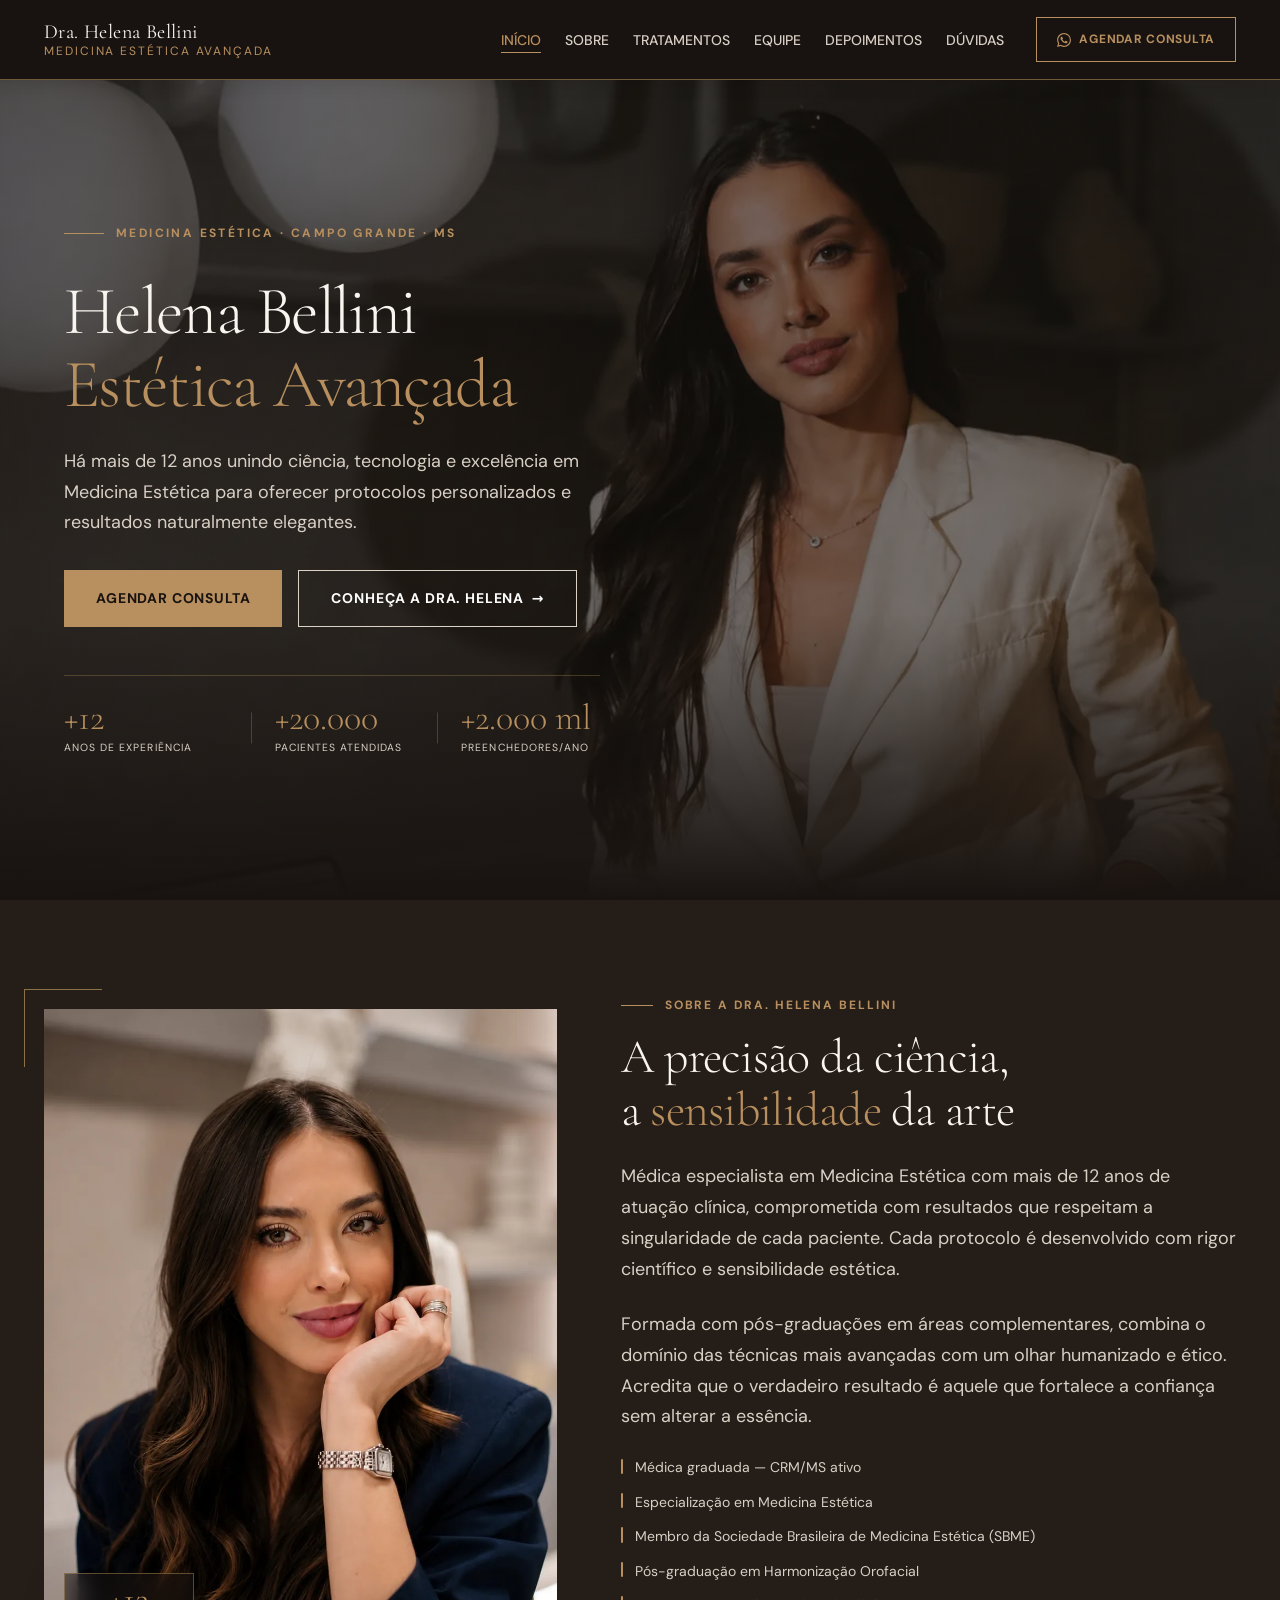
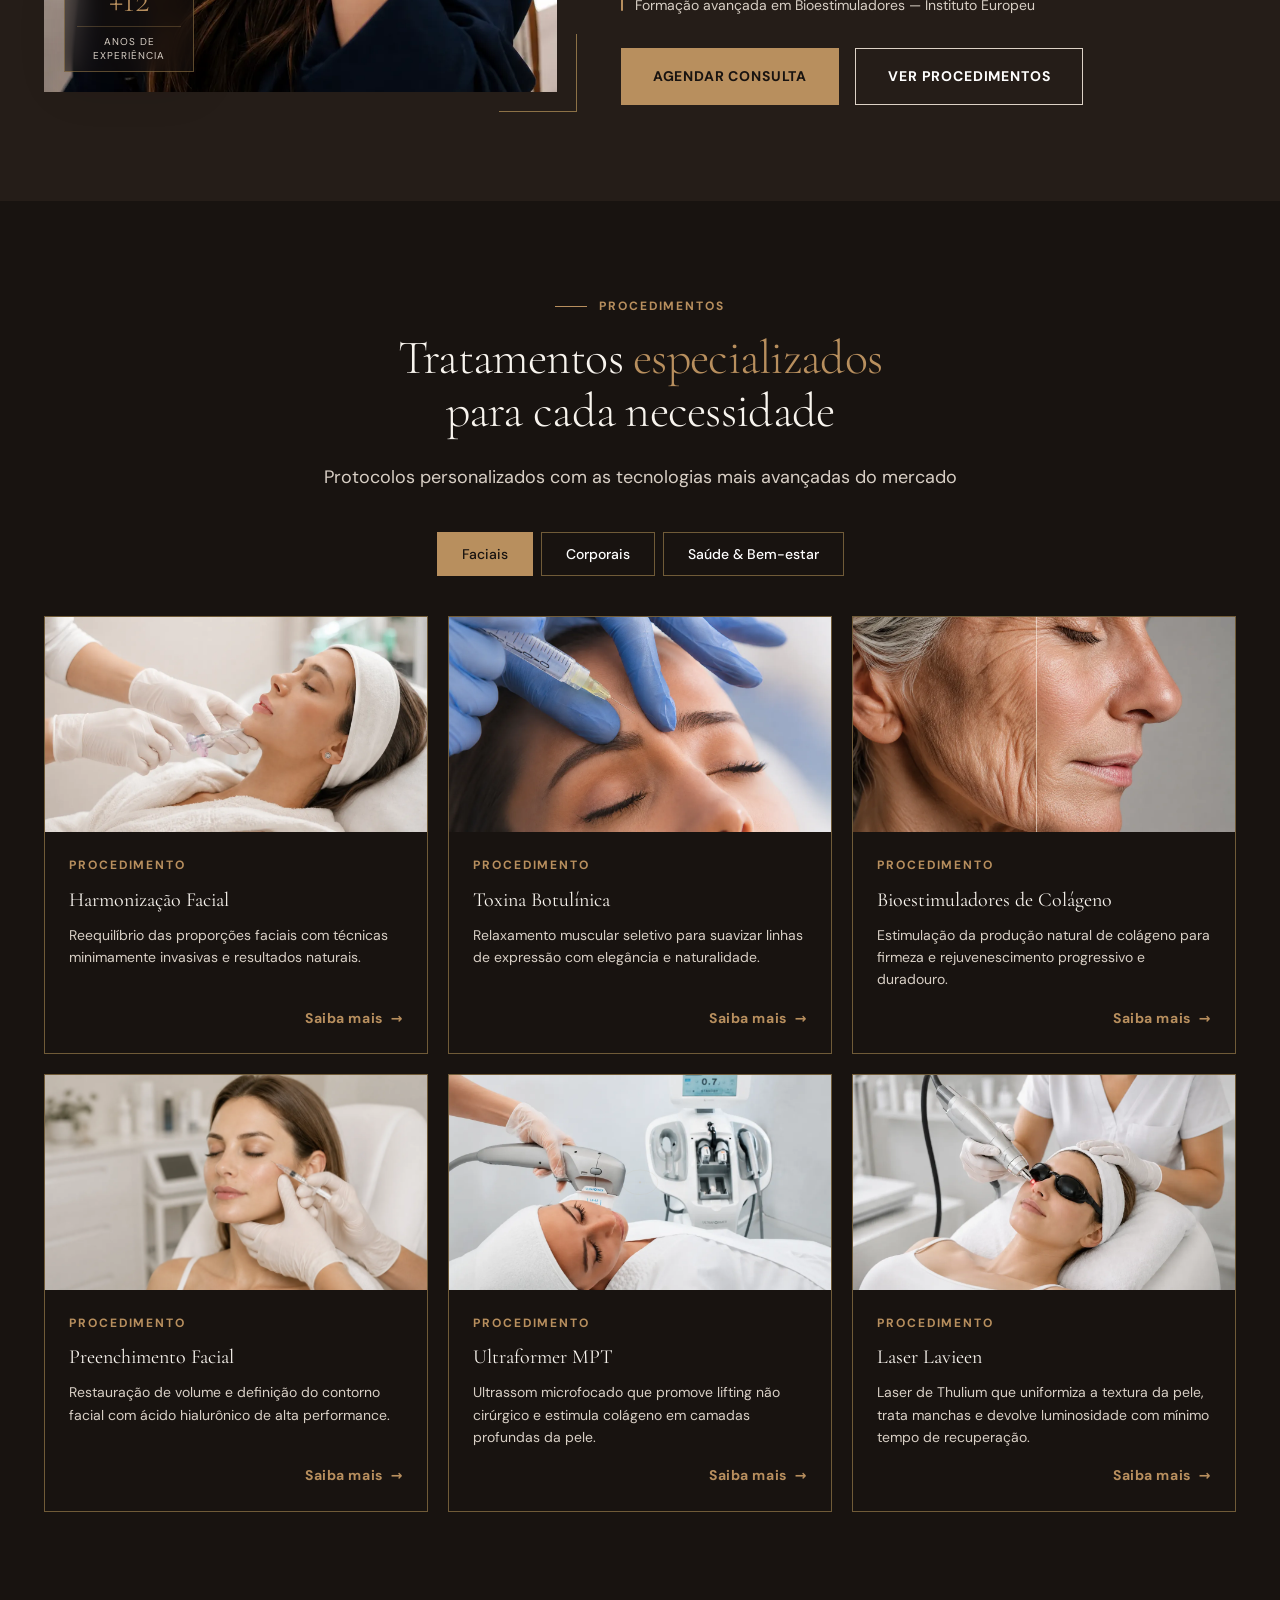
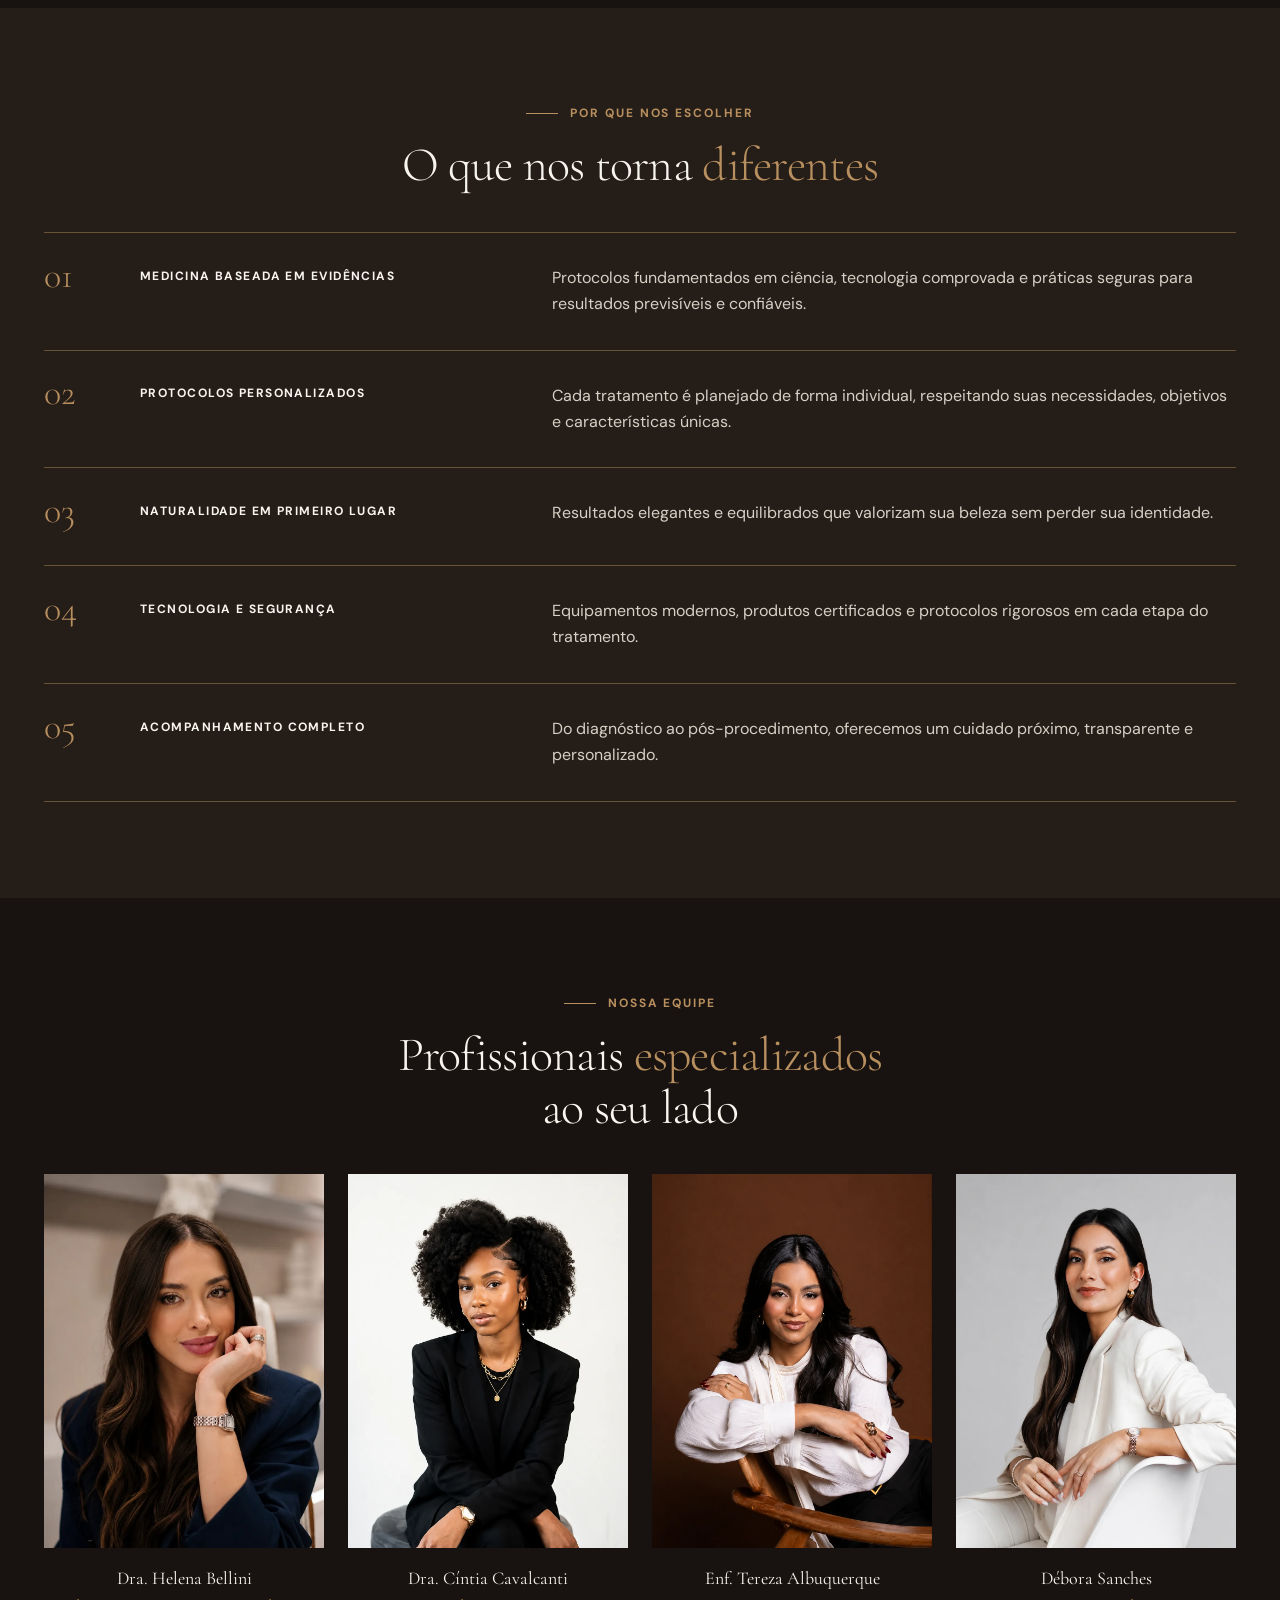
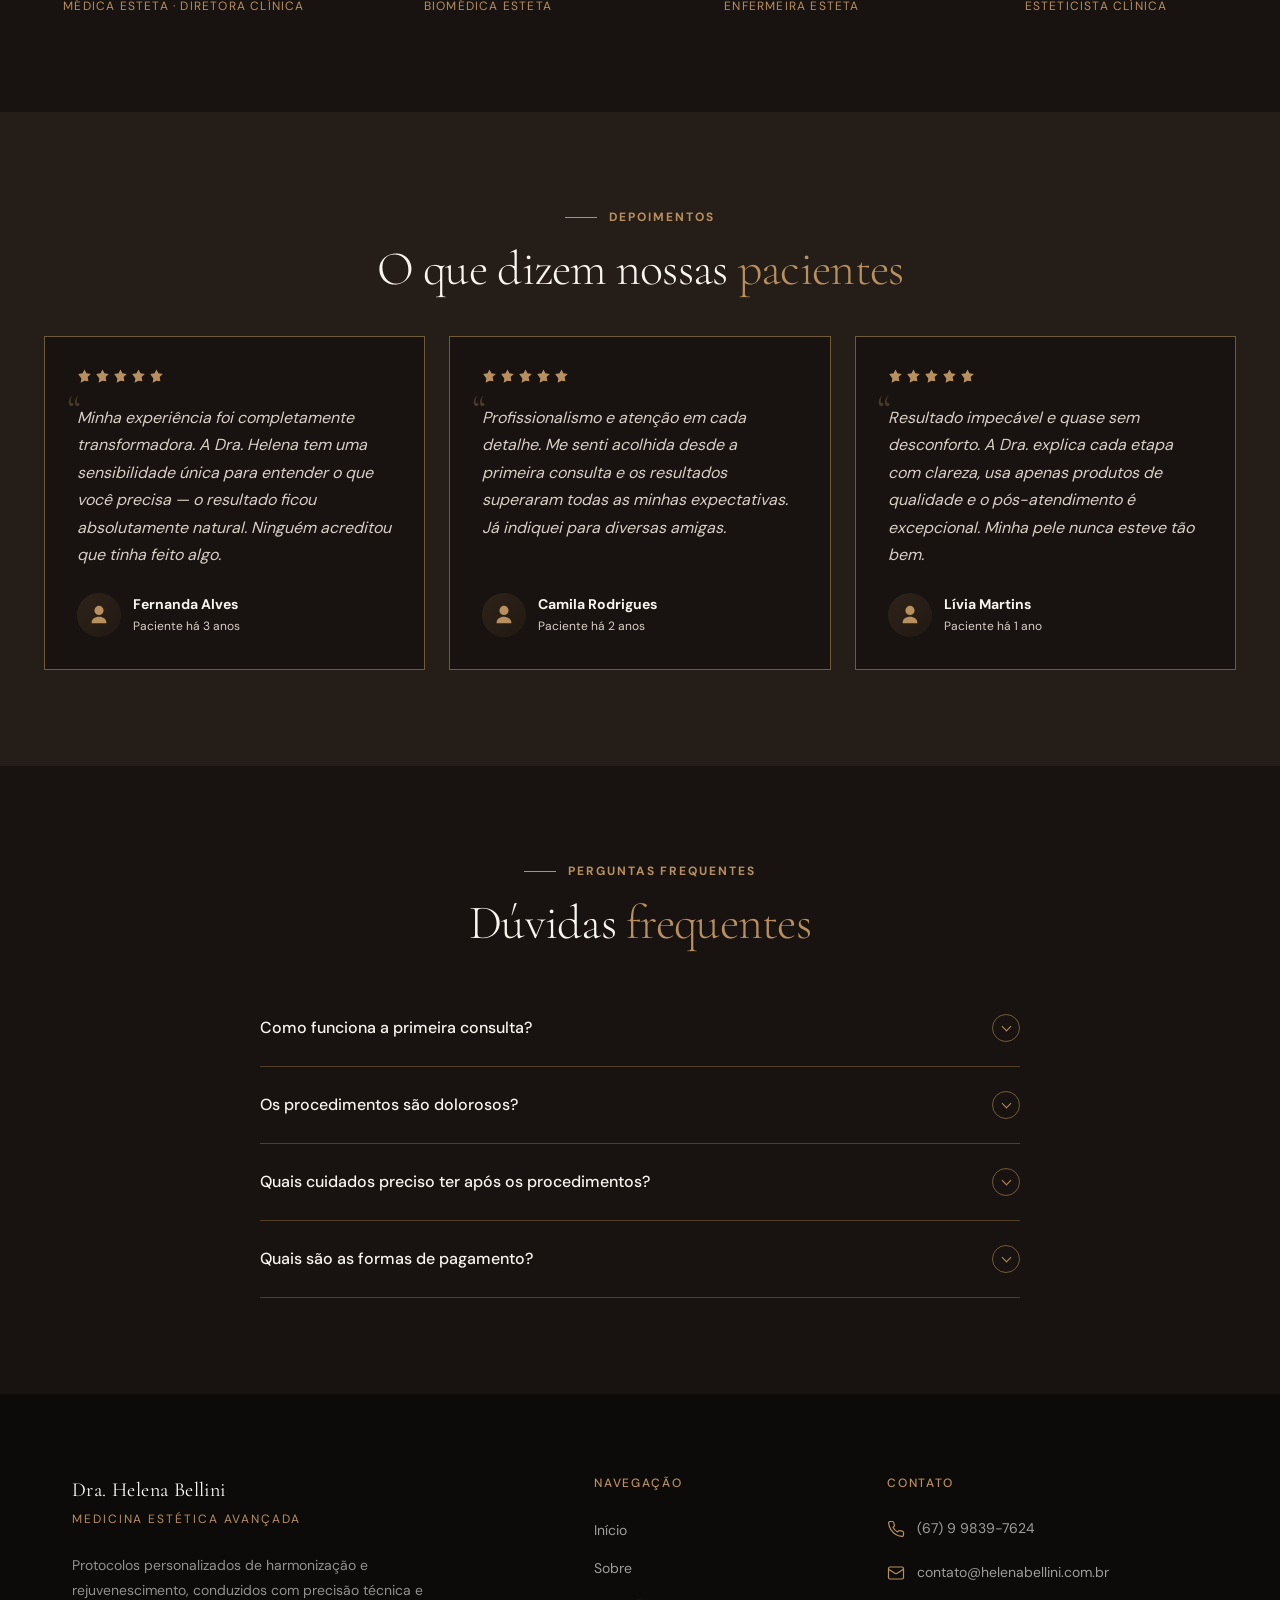
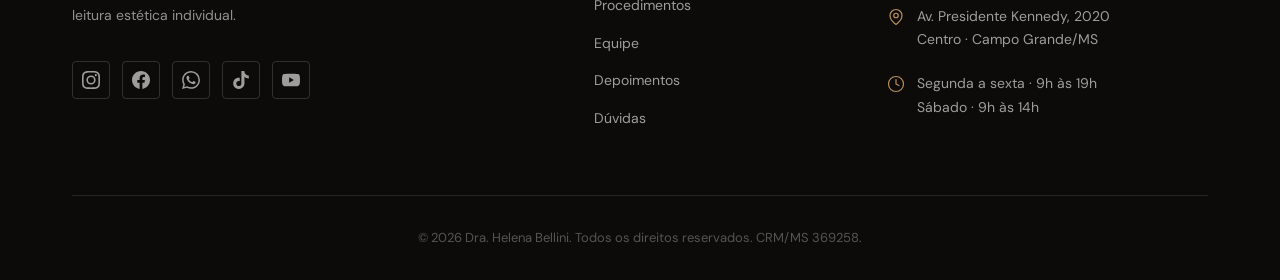
<file: index.html>
<!doctype html>
<html lang="pt-BR">

<head>
  <meta charset="UTF-8">
  <meta name="viewport" content="width=device-width, initial-scale=1.0">
  <meta name="theme-color" content="#181310">
  <title>Dra. Helena Bellini | Medicina Estética Avançada</title>
  <meta name="description"
    content="Medicina Estética de alta performance em Campo Grande - MS. Harmonização Facial, Bioestimuladores, Toxina Botulínica e muito mais. Atendimento humanizado com protocolos baseados em evidências.">

  <meta property="og:type" content="website">
  <meta property="og:site_name" content="Dra. Helena Bellini — Medicina Estética Avançada">
  <meta property="og:locale" content="pt_BR">
  <meta property="og:url" content="https://bellini-estetica.vercel.app/">
  <meta property="og:title" content="Dra. Helena Bellini | Medicina Estética Avançada">
  <meta property="og:description" content="Medicina Estética de alta performance em Campo Grande - MS. Harmonização Facial, Bioestimuladores, Toxina Botulínica, Laser e mais.">
  <meta property="og:image" content="https://bellini-estetica.vercel.app/assets/images/og-image.jpg?v=1">
  <meta property="og:image:width" content="1200">
  <meta property="og:image:height" content="630">
  <meta property="og:image:type" content="image/jpeg">
  <meta property="og:image:alt" content="Dra. Helena Bellini — Medicina Estética Avançada, Campo Grande - MS">
  <meta name="twitter:card" content="summary_large_image">
  <meta name="twitter:title" content="Dra. Helena Bellini | Medicina Estética Avançada">
  <meta name="twitter:description" content="Medicina Estética de alta performance em Campo Grande - MS. Harmonização Facial, Bioestimuladores, Toxina Botulínica, Laser e mais.">
  <meta name="twitter:image" content="https://bellini-estetica.vercel.app/assets/images/og-image.jpg?v=1">

  <link rel="preload" href="assets/fonts/cormorant-garamond-300.woff2" as="font" type="font/woff2" crossorigin>
  <link rel="preload" href="assets/fonts/dm-sans-400.woff2" as="font" type="font/woff2" crossorigin>
  <link rel="stylesheet" href="css/fonts.css">
  <link rel="stylesheet" href="css/variables.css">
  <link rel="stylesheet" href="css/reset.css?v=2">
  <link rel="stylesheet" href="css/global.css?v=6">
  <link rel="stylesheet" href="css/header.css?v=7">
  <link rel="stylesheet" href="css/hero.css?v=2">
  <link rel="stylesheet" href="css/sections.css?v=4">
  <link rel="stylesheet" href="css/footer.css?v=2">
  <link rel="stylesheet" href="css/responsive.css">
</head>

<body>

  <!--  HEADER  -->
  <header class="site-header" id="site-header">
    <div class="container">
      <div class="header-inner">
        <a href="#inicio" class="logo" aria-label="Dra. Helena Bellini — Medicina Estética Avançada">
          <span class="logo-name">Dra. Helena Bellini</span>
          <span class="logo-sub">Medicina Estética Avançada</span>
        </a>
        <nav class="main-nav" aria-label="Navegação principal">
          <ul class="nav-links">
            <li><a href="#inicio" class="nav-link">INÍCIO</a></li>
            <li><a href="#sobre" class="nav-link">SOBRE</a></li>
            <li><a href="#procedimentos" class="nav-link">TRATAMENTOS</a></li>
            <li><a href="#equipe" class="nav-link">EQUIPE</a></li>
            <li><a href="#depoimentos" class="nav-link">DEPOIMENTOS</a></li>
            <li><a href="#faq" class="nav-link">DÚVIDAS</a></li>
          </ul>
          <a href="https://wa.me/5567998397624?text=Ol%C3%A1%2C%20gostaria%20de%20agendar%20uma%20consulta." target="_blank" rel="noopener noreferrer" class="btn btn-gold nav-cta">
            <svg xmlns="http://www.w3.org/2000/svg" viewBox="0 0 24 24" fill="currentColor" width="14" height="14" aria-hidden="true"><path d="M17.472 14.382c-.297-.149-1.758-.867-2.03-.967-.273-.099-.471-.148-.67.15-.197.297-.767.966-.94 1.164-.173.199-.347.223-.644.075-.297-.15-1.255-.463-2.39-1.475-.883-.788-1.48-1.761-1.653-2.059-.173-.297-.018-.458.13-.606.134-.133.298-.347.446-.52.149-.174.198-.298.298-.497.099-.198.05-.371-.025-.52-.075-.149-.669-1.612-.916-2.207-.242-.579-.487-.5-.669-.51-.173-.008-.371-.01-.57-.01-.198 0-.52.074-.792.372-.272.297-1.04 1.016-1.04 2.479 0 1.462 1.065 2.875 1.213 3.074.149.198 2.096 3.2 5.077 4.487.709.306 1.262.489 1.694.625.712.227 1.36.195 1.871.118.571-.085 1.758-.719 2.006-1.413.248-.694.248-1.289.173-1.413-.074-.124-.272-.198-.57-.347m-5.421 7.403h-.004a9.87 9.87 0 01-5.031-1.378l-.361-.214-3.741.982.998-3.648-.235-.374a9.86 9.86 0 01-1.51-5.26c.001-5.45 4.436-9.884 9.888-9.884 2.64 0 5.122 1.03 6.988 2.898a9.825 9.825 0 012.893 6.994c-.003 5.45-4.437 9.884-9.885 9.884m8.413-18.297A11.815 11.815 0 0012.05 0C5.495 0 .16 5.335.157 11.892c0 2.096.547 4.142 1.588 5.945L.057 24l6.305-1.654a11.882 11.882 0 005.683 1.448h.005c6.554 0 11.89-5.335 11.893-11.893a11.821 11.821 0 00-3.48-8.413z"/></svg>
            AGENDAR CONSULTA
          </a>
        </nav>
        <button class="hamburger" id="hamburger" aria-label="Abrir menu" aria-expanded="false">
          <span></span><span></span><span></span>
        </button>
      </div>
    </div>
  </header>

  <!-- Mobile  -->
  <nav class="mobile-nav" id="mobile-nav" aria-label="Menu mobile" role="dialog">
    <a href="#inicio" class="nav-link">INÍCIO</a>
    <a href="#sobre" class="nav-link">SOBRE</a>
    <a href="#procedimentos" class="nav-link">TRATAMENTOS</a>
    <a href="#equipe" class="nav-link">EQUIPE</a>
    <a href="#depoimentos" class="nav-link">DEPOIMENTOS</a>
    <a href="#faq" class="nav-link">DÚVIDAS</a>
  </nav>

  <!--  HERO  -->
  <section id="inicio" class="hero" aria-label="Apresentação">
    <div class="hero-content">
      <div class="hero-tag">
        <span>Medicina Estética · Campo Grande · MS</span>
      </div>
      <h1 class="hero-h1">
        Helena Bellini
        <em>Estética Avançada</em>
      </h1>
      <p class="hero-lead">
        Há mais de 12 anos unindo ciência, tecnologia e excelência em Medicina Estética para oferecer protocolos personalizados e resultados naturalmente elegantes.
      </p>
      <div class="hero-actions">
        <a href="https://wa.me/5567998397624?text=Ol%C3%A1%2C%20gostaria%20de%20agendar%20uma%20consulta." target="_blank" rel="noopener noreferrer" class="btn btn-gold">Agendar Consulta</a>
        <a href="#sobre" class="btn btn-outline">CONHEÇA A DRA. HELENA &nbsp;→</a>
      </div>
      <div class="hero-stats" aria-label="Estatísticas">
        <div>
          <div class="stat-val">+12</div>
          <div class="stat-lbl">Anos de Experiência</div>
        </div>
        <div>
          <div class="stat-val">+20.000</div>
          <div class="stat-lbl">Pacientes Atendidas</div>
        </div>
        <div>
          <div class="stat-val">+2.000 ml</div>
          <div class="stat-lbl">Preenchedores/ano</div>
        </div>
      </div>
    </div>
  </section>

  <!--  SOBRE  -->
  <section id="sobre" class="section section-alt" aria-labelledby="about-title">
    <div class="container">
      <div class="about-grid">
        <div class="about-photo-wrap reveal">
          <div class="about-photo">
            <div class="about-photo-inner">
              <img src="assets/images/sobre/dra-helena.webp" alt="Dra. Helena Bellini" loading="lazy">
              <svg viewBox="0 0 400 533" xmlns="http://www.w3.org/2000/svg" aria-hidden="true">
                <ellipse cx="200" cy="180" rx="110" ry="135" stroke="rgba(184,149,90,.5)" stroke-width="1"
                  fill="rgba(184,149,90,.06)" />
                <ellipse cx="200" cy="165" rx="70" ry="90" stroke="rgba(46,107,110,.35)" stroke-width="1"
                  fill="rgba(46,107,110,.03)" />
                <line x1="100" y1="350" x2="300" y2="350" stroke="rgba(184,149,90,.3)" stroke-width=".8" />
              </svg>
            </div>
          </div>
          <div class="about-badge">
            <div class="badge-num">+12</div>
            <div class="badge-lbl">Anos de<br>Experiência</div>
          </div>
        </div>

        <div class="reveal d1">
          <div class="eyebrow"><span class="label">Sobre a Dra. Helena Bellini</span></div>
          <h2 class="section-title" id="about-title">
            A precisão da ciência,<br>a <em>sensibilidade</em> da arte
          </h2>
          <p class="section-body">
            Médica especialista em Medicina Estética com mais de 12 anos de atuação clínica, comprometida com resultados
            que respeitam a singularidade de cada paciente. Cada protocolo é desenvolvido com rigor científico e
            sensibilidade estética.
          </p>
          <p class="section-body">
            Formada com pós-graduações em áreas complementares, combina o domínio das técnicas mais avançadas com um
            olhar humanizado e ético. Acredita que o verdadeiro resultado é aquele que fortalece a confiança sem alterar
            a essência.
          </p>
          <ul class="creds" aria-label="Formação e credenciais">
            <li class="cred-row">Médica graduada — CRM/MS ativo</li>
            <li class="cred-row">Especialização em Medicina Estética</li>
            <li class="cred-row">Membro da Sociedade Brasileira de Medicina Estética (SBME)</li>
            <li class="cred-row">Pós-graduação em Harmonização Orofacial</li>
            <li class="cred-row">Formação avançada em Bioestimuladores — Instituto Europeu</li>
          </ul>
          <div class="about-actions">
            <a href="https://wa.me/5567998397624?text=Ol%C3%A1%2C%20gostaria%20de%20agendar%20uma%20consulta." target="_blank" rel="noopener noreferrer" class="btn btn-gold">Agendar Consulta</a>
            <a href="#procedimentos" class="btn btn-outline">Ver Procedimentos</a>
          </div>
        </div>
      </div>
    </div>
  </section>

  <!--  PROCEDIMENTOS  -->
  <section id="procedimentos" class="section" aria-labelledby="procs-title">
    <div class="container">
      <div class="procs-header reveal">
        <div class="eyebrow"><span class="label">Procedimentos</span></div>
        <h2 class="section-title" id="procs-title">
          Tratamentos <em>especializados</em><br>para cada necessidade
        </h2>
        <p class="section-body">Protocolos personalizados com as tecnologias mais avançadas do mercado</p>
      </div>

      <div class="tabs" role="tablist" aria-label="Categorias de procedimentos">
        <button class="tab on" role="tab" aria-selected="true" data-cat="facial">Faciais</button>
        <button class="tab" role="tab" aria-selected="false" data-cat="corporal">Corporais</button>
        <button class="tab" role="tab" aria-selected="false" data-cat="saude">Saúde &amp; Bem-estar</button>
      </div>

      <div class="procs-grid" id="procs-grid" aria-live="polite"></div>
    </div>
  </section>

  <!--  DIFERENCIAIS  -->
  <section class="section section-alt" aria-labelledby="diff-title">
    <div class="container">
      <div class="procs-header reveal">
        <div class="eyebrow"><span class="label">Por que nos escolher</span></div>
        <h2 class="section-title" id="diff-title">O que nos torna <em>diferentes</em></h2>
      </div>
      <div class="diff-list">
        <div class="diff-row reveal">
          <div class="diff-num">01</div>
          <div class="diff-title">Medicina baseada em evidências</div>
          <p class="diff-desc">Protocolos fundamentados em ciência, 
            tecnologia comprovada e práticas seguras para resultados previsíveis e confiáveis.</p>
        </div>
        <div class="diff-row reveal d1">
          <div class="diff-num">02</div>
          <div class="diff-title">Protocolos personalizados</div>
          <p class="diff-desc">Cada tratamento é planejado de forma individual, 
            respeitando suas necessidades, objetivos e características únicas.</p>
        </div>
        <div class="diff-row reveal d2">
          <div class="diff-num">03</div>
          <div class="diff-title">Naturalidade em primeiro lugar</div>
          <p class="diff-desc">Resultados elegantes e equilibrados que 
            valorizam sua beleza sem perder sua identidade.</p>
        </div>
        <div class="diff-row reveal">
          <div class="diff-num">04</div>
          <div class="diff-title">Tecnologia e segurança</div>
          <p class="diff-desc">Equipamentos modernos, produtos certificados e 
            protocolos rigorosos em cada etapa do tratamento.</p>
        </div>
        <div class="diff-row reveal d1">
          <div class="diff-num">05</div>
          <div class="diff-title">Acompanhamento completo</div>
          <p class="diff-desc">Do diagnóstico ao pós-procedimento, oferecemos
            um cuidado próximo, transparente e personalizado.</p>
        </div>
      </div>
    </div>
  </section>

  <!--  EQUIPE  -->
  <section id="equipe" class="section" aria-labelledby="team-title">
    <div class="container">
      <div class="procs-header reveal">
        <div class="eyebrow"><span class="label">Nossa Equipe</span></div>
        <h2 class="section-title" id="team-title">
          Profissionais <em>especializados</em><br>ao seu lado
        </h2>
      </div>
      <div class="team-carousel">
      <div class="team-grid">
        <div class="team-card reveal">
          <div class="team-photo">
            <div class="team-photo-inner team-grad-1">
              <img src="assets/images/equipe/dra-helena.webp" alt="Dra. Helena Bellini" loading="lazy">
              <svg viewBox="0 0 200 267" xmlns="http://www.w3.org/2000/svg" aria-hidden="true">
                <ellipse cx="100" cy="100" rx="55" ry="70" stroke="rgba(184,149,90,.6)" stroke-width="1.2"
                  fill="none" />
              </svg>
            </div>
          </div>
          <div class="team-name">Dra. Helena Bellini</div>
          <div class="team-role">Médica Esteta · Diretora Clínica</div>
        </div>
        <div class="team-card reveal d1">
          <div class="team-photo">
            <div class="team-photo-inner team-grad-2">
              <img src="assets/images/equipe/dra-cintia-cavalcanti.webp" alt="Dra. Cíntia Cavalcanti" loading="lazy">
            </div>
          </div>
          <div class="team-name">Dra. Cíntia Cavalcanti</div>
          <div class="team-role">Biomédica Esteta</div>
        </div>
        <div class="team-card reveal d2">
          <div class="team-photo">
            <div class="team-photo-inner team-grad-3">
              <img src="assets/images/equipe/enf-tereza-albuquerque.webp" alt="Enf. Tereza Albuquerque" loading="lazy">
            </div>
          </div>
          <div class="team-name">Enf. Tereza Albuquerque</div>
          <div class="team-role">Enfermeira Esteta</div>
        </div>
        <div class="team-card reveal d3">
          <div class="team-photo">
            <div class="team-photo-inner team-grad-4">
              <img src="assets/images/equipe/debora-sanches.webp" alt="Débora Sanches" loading="lazy">
            </div>
          </div>
          <div class="team-name">Débora Sanches</div>
          <div class="team-role">Esteticista Clínica</div>
        </div>
      </div>
      <div class="team-nav">
        <button class="team-next" id="team-next" type="button" aria-label="Ver próximo profissional">
          <svg viewBox="0 0 24 24" fill="none" stroke="currentColor" stroke-width="1.5" stroke-linecap="round" stroke-linejoin="round" aria-hidden="true">
            <line x1="4" y1="12" x2="18" y2="12" />
            <polyline points="12 6 18 12 12 18" />
          </svg>
        </button>
      </div>
      </div>
    </div>
  </section>

  <!--  DEPOIMENTOS  -->
  <section id="depoimentos" class="section section-alt" aria-labelledby="test-title">
    <div class="container">
      <div class="procs-header reveal">
        <div class="eyebrow"><span class="label">Depoimentos</span></div>
        <h2 class="section-title" id="test-title">O que dizem nossas <em>pacientes</em></h2>
      </div>
      <div class="test-grid">
        <article class="test-card reveal">
          <div class="stars" aria-label="5 estrelas"><svg viewBox="0 0 20 19" fill="currentColor" aria-hidden="true"><path d="M10 0l2.593 5.256 5.8.843-4.196 4.09.99 5.776L10 15.24l-5.187 2.725.99-5.776L1.607 6.1l5.8-.843z"/></svg><svg viewBox="0 0 20 19" fill="currentColor" aria-hidden="true"><path d="M10 0l2.593 5.256 5.8.843-4.196 4.09.99 5.776L10 15.24l-5.187 2.725.99-5.776L1.607 6.1l5.8-.843z"/></svg><svg viewBox="0 0 20 19" fill="currentColor" aria-hidden="true"><path d="M10 0l2.593 5.256 5.8.843-4.196 4.09.99 5.776L10 15.24l-5.187 2.725.99-5.776L1.607 6.1l5.8-.843z"/></svg><svg viewBox="0 0 20 19" fill="currentColor" aria-hidden="true"><path d="M10 0l2.593 5.256 5.8.843-4.196 4.09.99 5.776L10 15.24l-5.187 2.725.99-5.776L1.607 6.1l5.8-.843z"/></svg><svg viewBox="0 0 20 19" fill="currentColor" aria-hidden="true"><path d="M10 0l2.593 5.256 5.8.843-4.196 4.09.99 5.776L10 15.24l-5.187 2.725.99-5.776L1.607 6.1l5.8-.843z"/></svg></div>
          <blockquote class="test-quote">
            Minha experiência foi completamente transformadora. A Dra. Helena tem uma sensibilidade única para
            entender o que você precisa — o resultado ficou absolutamente natural. Ninguém acreditou que tinha feito
            algo.
          </blockquote>
          <div class="test-author">
            <div class="test-avatar" aria-hidden="true"><svg viewBox="0 0 24 24" fill="currentColor" aria-hidden="true"><path d="M12 12a5 5 0 1 0 0-10 5 5 0 0 0 0 10zm0 2c-4.42 0-8 2.69-8 6v1h16v-1c0-3.31-3.58-6-8-6z"/></svg></div>
            <div>
              <div class="test-name">Fernanda Alves</div>
              <div class="test-meta">Paciente há 3 anos</div>
            </div>
          </div>
        </article>
        <article class="test-card reveal d1">
          <div class="stars" aria-label="5 estrelas"><svg viewBox="0 0 20 19" fill="currentColor" aria-hidden="true"><path d="M10 0l2.593 5.256 5.8.843-4.196 4.09.99 5.776L10 15.24l-5.187 2.725.99-5.776L1.607 6.1l5.8-.843z"/></svg><svg viewBox="0 0 20 19" fill="currentColor" aria-hidden="true"><path d="M10 0l2.593 5.256 5.8.843-4.196 4.09.99 5.776L10 15.24l-5.187 2.725.99-5.776L1.607 6.1l5.8-.843z"/></svg><svg viewBox="0 0 20 19" fill="currentColor" aria-hidden="true"><path d="M10 0l2.593 5.256 5.8.843-4.196 4.09.99 5.776L10 15.24l-5.187 2.725.99-5.776L1.607 6.1l5.8-.843z"/></svg><svg viewBox="0 0 20 19" fill="currentColor" aria-hidden="true"><path d="M10 0l2.593 5.256 5.8.843-4.196 4.09.99 5.776L10 15.24l-5.187 2.725.99-5.776L1.607 6.1l5.8-.843z"/></svg><svg viewBox="0 0 20 19" fill="currentColor" aria-hidden="true"><path d="M10 0l2.593 5.256 5.8.843-4.196 4.09.99 5.776L10 15.24l-5.187 2.725.99-5.776L1.607 6.1l5.8-.843z"/></svg></div>
          <blockquote class="test-quote">
            Profissionalismo e atenção em cada detalhe. Me senti acolhida desde a primeira consulta e os resultados
            superaram todas as minhas expectativas. Já indiquei para diversas amigas.
          </blockquote>
          <div class="test-author">
            <div class="test-avatar" aria-hidden="true"><svg viewBox="0 0 24 24" fill="currentColor" aria-hidden="true"><path d="M12 12a5 5 0 1 0 0-10 5 5 0 0 0 0 10zm0 2c-4.42 0-8 2.69-8 6v1h16v-1c0-3.31-3.58-6-8-6z"/></svg></div>
            <div>
              <div class="test-name">Camila Rodrigues</div>
              <div class="test-meta">Paciente há 2 anos</div>
            </div>
          </div>
        </article>
        <article class="test-card reveal d2">
          <div class="stars" aria-label="5 estrelas"><svg viewBox="0 0 20 19" fill="currentColor" aria-hidden="true"><path d="M10 0l2.593 5.256 5.8.843-4.196 4.09.99 5.776L10 15.24l-5.187 2.725.99-5.776L1.607 6.1l5.8-.843z"/></svg><svg viewBox="0 0 20 19" fill="currentColor" aria-hidden="true"><path d="M10 0l2.593 5.256 5.8.843-4.196 4.09.99 5.776L10 15.24l-5.187 2.725.99-5.776L1.607 6.1l5.8-.843z"/></svg><svg viewBox="0 0 20 19" fill="currentColor" aria-hidden="true"><path d="M10 0l2.593 5.256 5.8.843-4.196 4.09.99 5.776L10 15.24l-5.187 2.725.99-5.776L1.607 6.1l5.8-.843z"/></svg><svg viewBox="0 0 20 19" fill="currentColor" aria-hidden="true"><path d="M10 0l2.593 5.256 5.8.843-4.196 4.09.99 5.776L10 15.24l-5.187 2.725.99-5.776L1.607 6.1l5.8-.843z"/></svg><svg viewBox="0 0 20 19" fill="currentColor" aria-hidden="true"><path d="M10 0l2.593 5.256 5.8.843-4.196 4.09.99 5.776L10 15.24l-5.187 2.725.99-5.776L1.607 6.1l5.8-.843z"/></svg></div>
          <blockquote class="test-quote">
            Resultado impecável e quase sem desconforto. A Dra. explica cada etapa com clareza, usa apenas produtos de
            qualidade e o pós-atendimento é excepcional. Minha pele nunca esteve tão bem.
          </blockquote>
          <div class="test-author">
            <div class="test-avatar" aria-hidden="true"><svg viewBox="0 0 24 24" fill="currentColor" aria-hidden="true"><path d="M12 12a5 5 0 1 0 0-10 5 5 0 0 0 0 10zm0 2c-4.42 0-8 2.69-8 6v1h16v-1c0-3.31-3.58-6-8-6z"/></svg></div>
            <div>
              <div class="test-name">Lívia Martins</div>
              <div class="test-meta">Paciente há 1 ano</div>
            </div>
          </div>
        </article>
      </div>
    </div>
  </section>

  <!--  FAQ  -->
  <section id="faq" class="section" aria-labelledby="faq-title">
    <div class="container">
      <div class="procs-header reveal">
        <div class="eyebrow"><span class="label">Perguntas Frequentes</span></div>
        <h2 class="section-title" id="faq-title">Dúvidas <em>frequentes</em></h2>
      </div>
      <div class="faq-wrap reveal">
        <div class="faq-item">
          <button class="faq-q" aria-expanded="false">
            Como funciona a primeira consulta?
            <span class="faq-icon" aria-hidden="true">+</span>
          </button>
          <div class="faq-body" role="region">
            <div class="faq-inner">
              <p>A primeira consulta é um encontro de avaliação, sem compromisso de realizar qualquer procedimento no
                mesmo dia. A Dra. Helena analisa a sua pele, escuta as suas expectativas e o seu histórico de saúde e,
                a partir disso, elabora um plano individualizado — com as opções indicadas para o seu caso, os cuidados
                envolvidos e um cronograma realista. O nosso compromisso é com a informação clara e com decisões
                tomadas com tranquilidade.</p>
            </div>
          </div>
        </div>
        <div class="faq-item">
          <button class="faq-q" aria-expanded="false">
            Os procedimentos são dolorosos?
            <span class="faq-icon" aria-hidden="true">+</span>
          </button>
          <div class="faq-body" role="region">
            <div class="faq-inner">
              <p>A maioria dos procedimentos causa apenas um desconforto leve e passageiro. Utilizamos recursos como
                anestésicos tópicos, agulhas de calibre fino e técnicas minimamente invasivas para tornar a experiência
                a mais confortável possível. Durante todo o atendimento, o seu bem-estar é acompanhado de perto pela
                equipe.</p>
            </div>
          </div>
        </div>
        <div class="faq-item">
          <button class="faq-q" aria-expanded="false">
            Quais cuidados preciso ter após os procedimentos?
            <span class="faq-icon" aria-hidden="true">+</span>
          </button>
          <div class="faq-body" role="region">
            <div class="faq-inner">
              <p>Cada procedimento possui um protocolo próprio de pós-cuidado, e você recebe todas as orientações por
                escrito ao final da sessão. De modo geral, o uso diário de protetor solar e uma boa hidratação da pele
                são fundamentais para preservar e potencializar os resultados. A equipe permanece à disposição para
                acompanhar a sua recuperação e esclarecer qualquer dúvida ao longo do processo.</p>
            </div>
          </div>
        </div>
        <div class="faq-item">
          <button class="faq-q" aria-expanded="false">
            Quais são as formas de pagamento?
            <span class="faq-icon" aria-hidden="true">+</span>
          </button>
          <div class="faq-body" role="region">
            <div class="faq-inner">
              <p>Oferecemos diferentes formas de pagamento para facilitar o seu acesso ao tratamento: cartão de crédito
                (com opção de parcelamento), cartão de débito, Pix e transferência bancária. Todos os valores são
                apresentados de forma transparente ainda na avaliação, para que você tome a sua decisão com clareza e
                segurança.</p>
            </div>
          </div>
        </div>
      </div>
    </div>
  </section>

  <!--  PROC DETAIL  -->
  <div id="proc-detail" aria-hidden="true">
    <div class="pd-back-bar">
      <div class="container">
        <button id="pd-back" class="pd-back-btn">← Todos os Tratamentos</button>
      </div>
    </div>
    <div class="container pd-container">
      <div class="pd-layout">
        <div class="pd-main">
          <div class="pd-img">
            <div class="pd-img-inner">
              <img id="pd-image" alt="" loading="lazy">
            </div>
          </div>
          <div class="pd-content">
            <h1 class="pd-title" id="pd-title"></h1>
            <blockquote class="pd-lead" id="pd-lead"></blockquote>
            <p class="pd-body" id="pd-body"></p>
          </div>
          <div class="pd-divider"></div>
          <section class="pd-faq-section" id="pd-faq-section">
            <div class="pd-faq-header">
              <div class="eyebrow"><span class="label">Perguntas Frequentes</span></div>
              <h2 class="pd-faq-title">Dúvidas sobre este procedimento</h2>
            </div>
            <div class="faq-wrap" id="pd-faq"></div>
          </section>
        </div>
        <aside class="pd-sidebar">
          <div class="pd-info-box">
            <h2 class="pd-info-title">Informações</h2>
            <div class="pd-info-row">
              <div class="pd-info-icon">
                <svg viewBox="0 0 24 24" fill="none" stroke="currentColor" stroke-width="1.5" stroke-linecap="round" stroke-linejoin="round" aria-hidden="true">
                  <circle cx="12" cy="12" r="8" />
                  <path d="M12 8v4l2.5 1.5" />
                </svg>
              </div>
              <div>
                <div class="pd-info-label">Duração</div>
                <div class="pd-info-val" id="pd-duration"></div>
              </div>
            </div>
            <div class="pd-info-divider"></div>
            <div class="pd-info-row">
              <div class="pd-info-icon">
                <svg viewBox="0 0 24 24" fill="none" stroke="currentColor" stroke-width="1.5" stroke-linecap="round" stroke-linejoin="round" aria-hidden="true">
                  <path d="M6 3h12l4 6-10 13L2 9Z" />
                  <path d="M11 3 8 9l4 13 4-13-3-6" />
                  <path d="M2 9h20" />
                </svg>
              </div>
              <div>
                <div class="pd-info-label">Investimento</div>
                <div class="pd-info-val pd-gold">A consultar</div>
              </div>
            </div>
            <a href="https://wa.me/5567998397624?text=Ol%C3%A1%2C%20gostaria%20de%20agendar%20uma%20consulta." target="_blank" rel="noopener noreferrer" class="btn btn-gold pd-cta">
              <svg viewBox="0 0 24 24" fill="none" stroke="currentColor" stroke-width="1.5" stroke-linecap="round" stroke-linejoin="round" aria-hidden="true">
                <rect x="3.5" y="5" width="17" height="16" rx="1.5" />
                <path d="M3.5 9.5h17M8 3v4M16 3v4" />
              </svg>
              AGENDAR AGORA
            </a>
            <button class="pd-duvidas-btn" id="pd-duvidas-btn">
              <svg viewBox="0 0 24 24" fill="none" stroke="currentColor" stroke-width="1.5" stroke-linecap="round" stroke-linejoin="round" aria-hidden="true">
                <circle cx="12" cy="12" r="8.5" />
                <path d="M9.7 9.3a2.4 2.4 0 0 1 3.7-1.5c1.1.8.8 2.1-.1 2.8-.6.5-1.3.8-1.3 1.7" />
                <path d="M12 15.7h.01" />
              </svg>
              TENHO DÚVIDAS
            </button>
          </div>
        </aside>
      </div>
    </div>
  </div>

  <!-- FOOTER  -->
  <footer class="site-footer" aria-label="Rodapé">
<div class="ft-inner">

  <div class="ft-grid">

    <div class="ft-brand">
      <p class="ft-name">Dra. Helena Bellini</p>
      <p class="ft-tagline">Medicina Estética Avançada</p>
      <p class="ft-desc">
        Protocolos personalizados de harmonização e rejuvenescimento,
        conduzidos com precisão técnica e leitura estética individual.
      </p>
      <div class="ft-social">
        <a href="https://instagram.com" target="_blank" rel="noopener noreferrer" class="ft-soc-btn" aria-label="Instagram">
          <svg xmlns="http://www.w3.org/2000/svg" viewBox="0 0 24 24" fill="currentColor" width="18" height="18" aria-hidden="true"><path d="M12 2.163c3.204 0 3.584.012 4.85.07 1.17.053 1.805.249 2.227.415.56.217.96.477 1.382.896.419.42.679.819.896 1.381.164.422.36 1.057.413 2.227.058 1.266.07 1.646.07 4.85s-.012 3.584-.07 4.85c-.053 1.17-.249 1.805-.413 2.227-.217.562-.477.96-.896 1.382-.42.418-.822.679-1.382.896-.422.164-1.057.36-2.227.413-1.266.058-1.646.07-4.85.07s-3.585-.012-4.85-.07c-1.17-.053-1.805-.249-2.227-.413-.562-.217-.96-.478-1.382-.896-.418-.42-.679-.82-.896-1.382-.164-.422-.36-1.057-.413-2.227-.058-1.266-.07-1.646-.07-4.85s.012-3.584.07-4.85c.053-1.17.249-1.805.413-2.227.217-.562.478-.96.896-1.382.42-.418.82-.679 1.382-.896.422-.164 1.057-.36 2.227-.413 1.265-.058 1.645-.07 4.85-.07M12 0C8.741 0 8.332.014 7.052.072 5.775.132 4.905.333 4.14.63c-.789.306-1.459.717-2.126 1.384S.935 3.35.63 4.14C.333 4.905.131 5.775.072 7.052.014 8.333 0 8.741 0 12s.014 3.668.072 4.948c.06 1.277.261 2.148.558 2.913.306.788.717 1.459 1.384 2.126.667.666 1.336 1.079 2.126 1.384.766.296 1.636.499 2.913.558C8.333 23.986 8.741 24 12 24s3.668-.014 4.948-.072c1.277-.06 2.148-.262 2.913-.558.788-.306 1.459-.718 2.126-1.384.666-.667 1.079-1.335 1.384-2.126.296-.765.499-1.636.558-2.913.058-1.28.072-1.689.072-4.948s-.014-3.667-.072-4.947c-.06-1.277-.262-2.149-.558-2.913-.306-.789-.718-1.459-1.384-2.126C21.319 1.347 20.651.935 19.86.63c-.765-.297-1.636-.499-2.913-.558C15.667.014 15.259 0 12 0m0 5.838a6.162 6.162 0 100 12.324 6.162 6.162 0 000-12.324M12 16a4 4 0 110-8 4 4 0 010 8m6.406-11.845a1.44 1.44 0 100 2.881 1.44 1.44 0 000-2.881"/></svg>
        </a>
        <a href="https://facebook.com" target="_blank" rel="noopener noreferrer" class="ft-soc-btn" aria-label="Facebook">
          <svg xmlns="http://www.w3.org/2000/svg" viewBox="0 0 24 24" fill="currentColor" width="18" height="18" aria-hidden="true"><path d="M24 12.073c0-6.627-5.373-12-12-12s-12 5.373-12 12c0 5.99 4.388 10.954 10.125 11.854v-8.385H7.078v-3.47h3.047V9.43c0-3.007 1.792-4.669 4.533-4.669 1.312 0 2.686.235 2.686.235v2.953H15.83c-1.491 0-1.956.925-1.956 1.874v2.25h3.328l-.532 3.47h-2.796v8.385C19.612 23.027 24 18.062 24 12.073"/></svg>
        </a>
        <a href="https://wa.me/5567998397624?text=Ol%C3%A1%2C%20gostaria%20de%20agendar%20uma%20consulta." target="_blank" rel="noopener noreferrer" class="ft-soc-btn" aria-label="WhatsApp">
          <svg xmlns="http://www.w3.org/2000/svg" viewBox="0 0 24 24" fill="currentColor" width="18" height="18" aria-hidden="true"><path d="M17.472 14.382c-.297-.149-1.758-.867-2.03-.967-.273-.099-.471-.148-.67.15-.197.297-.767.966-.94 1.164-.173.199-.347.223-.644.075-.297-.15-1.255-.463-2.39-1.475-.883-.788-1.48-1.761-1.653-2.059-.173-.297-.018-.458.13-.606.134-.133.298-.347.446-.52.149-.174.198-.298.298-.497.099-.198.05-.371-.025-.52-.075-.149-.669-1.612-.916-2.207-.242-.579-.487-.5-.669-.51-.173-.008-.371-.01-.57-.01-.198 0-.52.074-.792.372-.272.297-1.04 1.016-1.04 2.479 0 1.462 1.065 2.875 1.213 3.074.149.198 2.096 3.2 5.077 4.487.709.306 1.262.489 1.694.625.712.227 1.36.195 1.871.118.571-.085 1.758-.719 2.006-1.413.248-.694.248-1.289.173-1.413-.074-.124-.272-.198-.57-.347m-5.421 7.403h-.004a9.87 9.87 0 01-5.031-1.378l-.361-.214-3.741.982.998-3.648-.235-.374a9.86 9.86 0 01-1.51-5.26c.001-5.45 4.436-9.884 9.888-9.884 2.64 0 5.122 1.03 6.988 2.898a9.825 9.825 0 012.893 6.994c-.003 5.45-4.437 9.884-9.885 9.884m8.413-18.297A11.815 11.815 0 0012.05 0C5.495 0 .16 5.335.157 11.892c0 2.096.547 4.142 1.588 5.945L.057 24l6.305-1.654a11.882 11.882 0 005.683 1.448h.005c6.554 0 11.89-5.335 11.893-11.893a11.821 11.821 0 00-3.48-8.413z"/></svg>
        </a>
        <a href="https://tiktok.com" target="_blank" rel="noopener noreferrer" class="ft-soc-btn" aria-label="TikTok">
          <svg xmlns="http://www.w3.org/2000/svg" viewBox="0 0 24 24" fill="currentColor" width="18" height="18" aria-hidden="true"><path d="M12.525.02c1.31-.02 2.61-.01 3.91-.02.08 1.53.63 3.09 1.75 4.17 1.12 1.11 2.7 1.62 4.24 1.79v4.03c-1.44-.05-2.89-.35-4.2-.97-.57-.26-1.1-.59-1.62-.93-.01 2.92.01 5.84-.02 8.75-.08 1.4-.54 2.79-1.35 3.94-1.31 1.92-3.58 3.17-5.91 3.21-1.43.08-2.86-.31-4.08-1.03-2.02-1.19-3.44-3.37-3.65-5.71-.02-.5-.03-1-.01-1.49.18-1.9 1.12-3.72 2.58-4.96 1.66-1.44 3.98-2.13 6.15-1.72.02 1.48-.04 2.96-.04 4.44-.99-.32-2.15-.23-3.02.37-.63.41-1.11 1.04-1.36 1.75-.21.51-.15 1.07-.14 1.61.24 1.64 1.82 3.02 3.5 2.87 1.12-.01 2.19-.66 2.77-1.61.19-.33.4-.67.41-1.06.1-1.79.06-3.57.07-5.36.01-4.03-.01-8.05.02-12.07z"/></svg>
        </a>
        <a href="https://youtube.com" target="_blank" rel="noopener noreferrer" class="ft-soc-btn" aria-label="YouTube">
          <svg xmlns="http://www.w3.org/2000/svg" viewBox="0 0 24 24" fill="currentColor" width="18" height="18" aria-hidden="true"><path d="M23.498 6.186a3.016 3.016 0 00-2.122-2.136C19.505 3.545 12 3.545 12 3.545s-7.505 0-9.377.505A3.017 3.017 0 00.502 6.186C0 8.07 0 12 0 12s0 3.93.502 5.814a3.016 3.016 0 002.122 2.136c1.871.505 9.376.505 9.376.505s7.505 0 9.377-.505a3.015 3.015 0 002.122-2.136C24 15.93 24 12 24 12s0-3.93-.502-5.814zM9.545 15.568V8.432L15.818 12l-6.273 3.568z"/></svg>
        </a>
      </div>
    </div>

    <div class="ft-col">
      <p class="ft-col-title">Navegação</p>
      <ul class="ft-list">
        <li><a href="#inicio">Início</a></li>
        <li><a href="#sobre">Sobre</a></li>
        <li><a href="#procedimentos">Procedimentos</a></li>
        <li><a href="#equipe">Equipe</a></li>
        <li><a href="#depoimentos">Depoimentos</a></li>
        <li><a href="#faq">Dúvidas</a></li>
      </ul>
    </div>

    <div class="ft-col">
      <p class="ft-col-title">Contato</p>

      <div class="ft-contact">
        <a class="ft-contact-item ft-link"
           href="https://wa.me/5567998397624?text=Ol%C3%A1%2C%20gostaria%20de%20agendar%20uma%20consulta."
           target="_blank" rel="noopener noreferrer">
          <svg class="ft-ic" xmlns="http://www.w3.org/2000/svg" viewBox="0 0 24 24" fill="none" stroke="currentColor" stroke-width="1.6" stroke-linecap="round" stroke-linejoin="round" aria-hidden="true"><path d="M22 16.92v3a2 2 0 0 1-2.18 2 19.79 19.79 0 0 1-8.63-3.07 19.5 19.5 0 0 1-6-6 19.79 19.79 0 0 1-3.07-8.67A2 2 0 0 1 4.11 2h3a2 2 0 0 1 2 1.72c.13.96.36 1.9.7 2.81a2 2 0 0 1-.45 2.11L8.09 9.91a16 16 0 0 0 6 6l1.27-1.27a2 2 0 0 1 2.11-.45c.9.34 1.85.57 2.81.7A2 2 0 0 1 22 16.92z"/></svg>
          <span>(67) 9 9839-7624</span>
        </a>

        <a class="ft-contact-item ft-link" href="mailto:contato@helenabellini.com.br">
          <svg class="ft-ic" xmlns="http://www.w3.org/2000/svg" viewBox="0 0 24 24" fill="none" stroke="currentColor" stroke-width="1.6" stroke-linecap="round" stroke-linejoin="round" aria-hidden="true"><rect x="2" y="4" width="20" height="16" rx="2"/><path d="m22 7-8.97 5.7a1.94 1.94 0 0 1-2.06 0L2 7"/></svg>
          <span>contato@helenabellini.com.br</span>
        </a>

        <a class="ft-contact-item ft-link" href="https://maps.app.goo.gl/foFgAzLD3mcUCkig6" target="_blank" rel="noopener noreferrer">
          <svg class="ft-ic" xmlns="http://www.w3.org/2000/svg" viewBox="0 0 24 24" fill="none" stroke="currentColor" stroke-width="1.6" stroke-linecap="round" stroke-linejoin="round" aria-hidden="true"><path d="M20 10c0 6-8 12-8 12s-8-6-8-12a8 8 0 0 1 16 0z"/><circle cx="12" cy="10" r="3"/></svg>
          <span>Av. Presidente Kennedy, 2020<br>Centro · Campo Grande/MS</span>
        </a>

        <div class="ft-contact-item">
          <svg class="ft-ic" xmlns="http://www.w3.org/2000/svg" viewBox="0 0 24 24" fill="none" stroke="currentColor" stroke-width="1.6" stroke-linecap="round" stroke-linejoin="round" aria-hidden="true"><circle cx="12" cy="12" r="10"/><polyline points="12 6 12 12 16 14"/></svg>
          <span>Segunda a sexta · 9h às 19h<br>Sábado · 9h às 14h</span>
        </div>
      </div>
    </div>

  </div>

  <div class="ft-bottom">
    <span class="ft-copy">© 2026 Dra. Helena Bellini. Todos os direitos reservados. CRM/MS 369258.</span>
  </div>

</div>
  </footer>

  <!-- Cookie banner -->
  <div id="cookie-banner" role="dialog" aria-label="Aviso de cookies" aria-modal="true">
    <p class="cookie-text">
      Utilizamos cookies essenciais e de análise para melhorar sua experiência.
      <a href="#" class="cookie-link">Saiba mais</a>
    </p>
    <div class="cookie-btns">
      <button class="cookie-decline" id="cookie-decline">Recusar</button>
      <button class="cookie-accept" id="cookie-accept">Aceitar</button>
    </div>
  </div>

  <!-- Botão flutuante de contato (WhatsApp) -->
  <a href="https://wa.me/5567998397624?text=Ol%C3%A1%2C%20gostaria%20de%20agendar%20uma%20consulta."
     target="_blank" rel="noopener noreferrer" class="wa-float" aria-label="Falar no WhatsApp">
    <svg viewBox="0 0 24 24" fill="none" stroke="currentColor" stroke-width="2" stroke-linecap="round" stroke-linejoin="round" aria-hidden="true">
      <path d="M21 11.5a8.38 8.38 0 0 1-.9 3.8 8.5 8.5 0 0 1-7.6 4.7 8.38 8.38 0 0 1-3.8-.9L3 21l1.9-5.7a8.38 8.38 0 0 1-.9-3.8 8.5 8.5 0 0 1 4.7-7.6 8.38 8.38 0 0 1 3.8-.9h.5a8.48 8.48 0 0 1 8 8v.5z"/>
    </svg>
  </a>

  <!-- Back to top -->
  <button id="btt" aria-label="Voltar ao topo">↑</button>

  <script src="js/main.js?v=5"></script>
</body>

</html>
</file>
<file: css/fonts.css>
@font-face {
  font-family: 'Cormorant Garamond';
  font-style: normal;
  font-weight: 300;
  font-display: swap;
  src: url('../assets/fonts/cormorant-garamond-300.woff2') format('woff2');
  unicode-range: U+0000-00FF, U+0131, U+0152-0153, U+02BB-02BC, U+02C6, U+02DA, U+02DC, U+0304, U+0308, U+0329, U+2000-206F, U+20AC, U+2122, U+2191, U+2193, U+2212, U+2215, U+FEFF, U+FFFD;
}

@font-face {
  font-family: 'Cormorant Garamond';
  font-style: normal;
  font-weight: 400;
  font-display: swap;
  src: url('../assets/fonts/cormorant-garamond-400.woff2') format('woff2');
  unicode-range: U+0000-00FF, U+0131, U+0152-0153, U+02BB-02BC, U+02C6, U+02DA, U+02DC, U+0304, U+0308, U+0329, U+2000-206F, U+20AC, U+2122, U+2191, U+2193, U+2212, U+2215, U+FEFF, U+FFFD;
}

@font-face {
  font-family: 'Cormorant Garamond';
  font-style: normal;
  font-weight: 500;
  font-display: swap;
  src: url('../assets/fonts/cormorant-garamond-500.woff2') format('woff2');
  unicode-range: U+0000-00FF, U+0131, U+0152-0153, U+02BB-02BC, U+02C6, U+02DA, U+02DC, U+0304, U+0308, U+0329, U+2000-206F, U+20AC, U+2122, U+2191, U+2193, U+2212, U+2215, U+FEFF, U+FFFD;
}

@font-face {
  font-family: 'Cormorant Garamond';
  font-style: normal;
  font-weight: 600;
  font-display: swap;
  src: url('../assets/fonts/cormorant-garamond-600.woff2') format('woff2');
  unicode-range: U+0000-00FF, U+0131, U+0152-0153, U+02BB-02BC, U+02C6, U+02DA, U+02DC, U+0304, U+0308, U+0329, U+2000-206F, U+20AC, U+2122, U+2191, U+2193, U+2212, U+2215, U+FEFF, U+FFFD;
}

@font-face {
  font-family: 'Cormorant Garamond';
  font-style: normal;
  font-weight: 700;
  font-display: swap;
  src: url('../assets/fonts/cormorant-garamond-700.woff2') format('woff2');
  unicode-range: U+0000-00FF, U+0131, U+0152-0153, U+02BB-02BC, U+02C6, U+02DA, U+02DC, U+0304, U+0308, U+0329, U+2000-206F, U+20AC, U+2122, U+2191, U+2193, U+2212, U+2215, U+FEFF, U+FFFD;
}

@font-face {
  font-family: 'DM Sans';
  font-style: normal;
  font-weight: 300;
  font-display: swap;
  src: url('../assets/fonts/dm-sans-300.woff2') format('woff2');
  unicode-range: U+0000-00FF, U+0131, U+0152-0153, U+02BB-02BC, U+02C6, U+02DA, U+02DC, U+0304, U+0308, U+0329, U+2000-206F, U+20AC, U+2122, U+2191, U+2193, U+2212, U+2215, U+FEFF, U+FFFD;
}

@font-face {
  font-family: 'DM Sans';
  font-style: normal;
  font-weight: 400;
  font-display: swap;
  src: url('../assets/fonts/dm-sans-400.woff2') format('woff2');
  unicode-range: U+0000-00FF, U+0131, U+0152-0153, U+02BB-02BC, U+02C6, U+02DA, U+02DC, U+0304, U+0308, U+0329, U+2000-206F, U+20AC, U+2122, U+2191, U+2193, U+2212, U+2215, U+FEFF, U+FFFD;
}

@font-face {
  font-family: 'DM Sans';
  font-style: normal;
  font-weight: 500;
  font-display: swap;
  src: url('../assets/fonts/dm-sans-500.woff2') format('woff2');
  unicode-range: U+0000-00FF, U+0131, U+0152-0153, U+02BB-02BC, U+02C6, U+02DA, U+02DC, U+0304, U+0308, U+0329, U+2000-206F, U+20AC, U+2122, U+2191, U+2193, U+2212, U+2215, U+FEFF, U+FFFD;
}

@font-face {
  font-family: 'DM Sans';
  font-style: normal;
  font-weight: 700;
  font-display: swap;
  src: url('../assets/fonts/dm-sans-700.woff2') format('woff2');
  unicode-range: U+0000-00FF, U+0131, U+0152-0153, U+02BB-02BC, U+02C6, U+02DA, U+02DC, U+0304, U+0308, U+0329, U+2000-206F, U+20AC, U+2122, U+2191, U+2193, U+2212, U+2215, U+FEFF, U+FFFD;
}
</file>
<file: css/variables.css>
:root {
    --ink: #F8F4EE;

    --canvas: #181310;
    --canvas-alt: #251D18;

    --gold: #B88F5E;
    --gold-light: #D6B88E;

    --teal: #6B7A74;
    --teal-light: #8A9A94;

    --text: #3B3028;
    --text-muted: #D8CFC5;

    --border: #DDD2C6;
    --white-soft: #F8F4EE;

    --shadow-sm: 0 1px 3px rgba(28, 16, 8, .08);
    --shadow-md: 0 4px 16px rgba(28, 16, 8, .10);
    --shadow-lg: 0 12px 48px rgba(28, 16, 8, .14);

    --font-display: "Cormorant Garamond", Georgia, serif;
    --font-body: "DM Sans", system-ui, -apple-system, BlinkMacSystemFont, "Segoe UI", sans-serif;

    --sz-xs: .75rem;
    --sz-sm: .875rem;
    --sz-base: 1rem;
    --sz-lg: 1.125rem;
    --sz-xl: 1.25rem;
    --sz-2xl: 1.5rem;
    --sz-3xl: 1.875rem;
    --sz-4xl: 2.25rem;
    --sz-5xl: 3rem;

    --sp-1: .25rem;
    --sp-2: .5rem;
    --sp-3: .75rem;
    --sp-4: 1rem;
    --sp-5: 1.25rem;
    --sp-6: 1.5rem;
    --sp-8: 2rem;
    --sp-10: 2.5rem;
    --sp-12: 3rem;
    --sp-16: 4rem;
    --sp-20: 5rem;
    --sp-24: 6rem;

    --r-sm: 4px;
    --r-md: 8px;
    --r-lg: 16px;
    --r-xl: 24px;
    --r-full: 9999px;
    --container: 1240px;
    --nav-h: 80px;
}
</file>
<file: css/global.css>
html {
    scroll-padding-top: var(--nav-h);
}

h1,
h2,
h3,
.logo-name {
    font-family: var(--font-display);
}

.container {
    width: 100%;
    max-width: var(--container);
    margin-inline: auto;
    padding-inline: var(--sp-6);
}

.label {
    font-size: var(--sz-xs);
    font-weight: 600;
    letter-spacing: .16em;
    text-transform: uppercase;
    color: var(--gold);
}

.eyebrow {
    display: flex;
    align-items: center;
    gap: var(--sp-3);
    margin-bottom: var(--sp-4);
}

.eyebrow::before {
    content: '';
    display: block;
    width: 2rem;
    height: 1px;
    background: var(--gold);
    flex-shrink: 0;
    transform-origin: left;
    transition: transform .7s ease;
}

.reveal:not(.in) .eyebrow::before {
    transform: scaleX(0);
}

.section-title {
    font-family: var(--font-display);
    font-size: clamp(var(--sz-3xl), 4vw, var(--sz-5xl));
    font-weight: 300;
    color: var(--ink);
    line-height: 1.1;
    text-wrap: balance;
    letter-spacing: -.015em;
    margin-bottom: var(--sp-6);
}

.section-title em {
    font-style: normal;
    color: var(--gold);
}

.section-body {
    font-size: var(--sz-lg);
    color: var(--text-muted);
    line-height: 1.72;
    margin-bottom: var(--sp-6);
}

/* Buttons */
.btn {
    display: inline-flex;
    align-items: center;
    gap: var(--sp-2);
    padding: var(--sp-4) var(--sp-8);
    border-radius: 0;
    font-size: var(--sz-sm);
    font-weight: 600;
    letter-spacing: .06em;
    text-transform: uppercase;
    transition: 
    background-color .25s ease,
    color .25s ease,
    border-color .25s ease,
    transform .25s ease,
    box-shadow .25s ease;
    white-space: nowrap;
}

.btn-gold {
    background: var(--gold);
    color: #fff
}

.btn-gold:hover {
    background: var(--teal);
    transform: translateY(-2px);
    box-shadow: 0 8px 24px rgba(110, 75, 50, .28)
}

.hero-actions .btn-gold,
.about-actions .btn-gold {
    color: var(--canvas);
}

.btn-outline {
    border: 1px solid var(--border);
    color: #FFFFFF
}

.btn-outline:hover {
    border-color: var(--gold);
    color: var(--gold)
}

/* Entrance */
.reveal {
    opacity: 0;
    transform: translateY(22px);
    transition: opacity .65s ease, transform .65s ease
}

.reveal.in {
    opacity: 1;
    transform: translateY(0)
}

.d1 {
    transition-delay: .1s
}

.d2 {
    transition-delay: .2s
}

.d3 {
    transition-delay: .3s
}

:focus-visible {
    outline: 2px solid var(--gold);
    outline-offset: 3px;
}
</file>
<file: css/header.css>
/* ═══════════════════════════════════════
   HEADER
═══════════════════════════════════════ */
.site-header {
    /* STICKY, não FIXED — proposital, não troque de volta.
       Um sticky é posicionado pelo FLUXO do documento, não pela origem da
       viewport. Por isso ele não tem como ser deslocado pela safe area do
       notch, por camada de composição da GPU, pela barra de endereço do Safari
       colapsando, nem por visual-viewport desalinhada — as quatro coisas que
       quebravam o position:fixed aqui no Safari iOS (gap entre o topo e a
       barra, só em retrato). Como está no fluxo, ele OCUPA --nav-h de altura:
       por isso .hero e #proc-detail não têm mais padding-top de compensação. */
    position: sticky;
    top: 0;
    height: var(--nav-h);
    z-index: 100;
    display: flex;
    align-items: center;
    background: var(--canvas);
    border-bottom: 0.5px solid rgba(184, 149, 90, .55);
    box-shadow: var(--shadow-md);
    /* SEM transition aqui: qualquer transição neste elemento sticky pode ser
       disparada durante a rolagem e atrapalhar a composição no Safari iOS. */
    /* NÃO usar transform/translateZ nem backface-visibility aqui: promover o
       header a camada de GPU foi uma das tentativas que PIOROU o problema.
       Também não é preciso env(safe-area-inset-*): o index.html não usa
       viewport-fit=cover, então a viewport já começa abaixo do notch e aquela
       faixa é pintada com o background do canvas (--canvas) — a mesma cor
       deste header. */
}

/* Faixa opaca ancorada ACIMA do header, na mesma cor dele.
   Rede de segurança para o Safari iOS: se por qualquer motivo o WebKit deslocar
   a barra pra baixo (safe area do notch, barra de endereço colapsando, etc), esta
   faixa desce JUNTO — ela é absolute relativa ao próprio header — e continua
   tapando o espaço acima, então o conteúdo da página nunca aparece ali.
   Quando o header está na posição certa (top:0), ela fica fora da tela: invisível.
   Não afeta layout nem cria rolagem (absolute, e o browser não rola pra cima de 0). */
.site-header::before {
    content: '';
    position: absolute;
    left: 0;
    right: 0;
    bottom: 100%;
    height: 200px;
    background: var(--canvas);
    pointer-events: none;
}

/* A regra .site-header.scrolled foi removida: tinha valores idênticos aos da
   regra base, ou seja, não mudava nada — só servia pra ser alternada a cada
   scroll (ver comentário em js/main.js). */

.site-header .container {
    width: 100%;
}

.header-inner {
    display: flex;
    align-items: center;
    justify-content: space-between;
    gap: var(--sp-8);
}

.logo {
    display: flex;
    flex-direction: column;
    line-height: 1;
    gap: 3px
}

.logo-name {
    font-family: var(--font-display);
    font-size: var(--sz-xl);
    font-weight: 400;
    color: var(--ink);
    letter-spacing: .02em;
}

.logo-sub {
    font-size: var(--sz-xs);
    letter-spacing: .16em;
    text-transform: uppercase;
    color: var(--gold)
}

.main-nav {
    display: flex;
    align-items: center;
    gap: var(--sp-8)
}

.nav-links {
    display: flex;
    align-items: center;
    gap: var(--sp-6)
}

.nav-link {
    font-family: var(--font-body);
    font-size: var(--sz-sm);
    font-weight: 500;
    color: var(--text-muted);
    transition: color .2s;
    position: relative;
}

.nav-link::after {
    content: '';
    position: absolute;
    bottom: -4px;
    left: 0;
    right: 0;
    height: 1px;
    background: var(--gold);
    transform: scaleX(0);
    transition: transform .2s ease;
    transform-origin: left;
}

.nav-link:hover {
    color: var(--ink)
}

.nav-link:hover::after {
    transform: scaleX(1)
}

/* Seção atual (scroll-spy) — dourado + sublinhado no menu desktop */
.nav-links .nav-link.active {
    color: var(--gold)
}

.nav-links .nav-link.active::after {
    transform: scaleX(1)
}

.nav-link:focus-visible {
    color: var(--ink);
    outline: 2px solid var(--gold);
    outline-offset: 4px;
    border-radius: 2px;
}

.nav-link:focus-visible::after {
    transform: scaleX(1);
}

.site-header .nav-cta {
    display: inline-flex;
    align-items: center;
    gap: var(--sp-2);
    padding: var(--sp-3) var(--sp-5);
    font-size: var(--sz-xs);
    background: transparent;
    color: var(--gold);
    border: 1px solid var(--gold);
}

.hamburger {
    display: none;
    flex-direction: column;
    gap: 5px;
    padding: var(--sp-2)
}

.hamburger span {
    display: block;
    width: 24px;
    height: 2px;
    background: var(--ink);
    border-radius: 2px;
    transition: transform .3s, opacity .3s;
}

.hamburger.open span:nth-child(1) {
    transform: translateY(7px) rotate(45deg)
}

.hamburger.open span:nth-child(2) {
    opacity: 0;
    transform: scaleX(0)
}

.hamburger.open span:nth-child(3) {
    transform: translateY(-7px) rotate(-45deg)
}

/* Mobile menu */
.mobile-nav {
    display: none;
    /* Dropdown logo abaixo do header — NÃO ocupa a tela toda.
       Altura automática: pega só o tamanho dos itens. */
    position: fixed;
    top: var(--nav-h);
    left: 0;
    right: 0;
    z-index: 99;
    background: var(--canvas);
    flex-direction: column;
    align-items: stretch;
    gap: 0;
    padding-block: var(--sp-3);
    padding-inline: var(--sp-6);
    border-bottom: 1px solid rgba(184, 149, 90, .4);
    box-shadow: var(--shadow-lg);
}

.mobile-nav.open {
    display: flex
}

.mobile-nav .nav-link {
    /* Mesma fonte do menu desktop (sans) */
    font-family: var(--font-body);
    /* TAMANHO dos itens do menu mobile */
    font-size: var(--sz-base);
    font-weight: 500;
    color: var(--ink);
    text-align: left;
    padding-block: var(--sp-4);
    /* Linha fina gold separando cada item (último sem linha) */
    border-bottom: 1px solid rgba(184, 149, 90, .4);
}

.mobile-nav .nav-link:last-child {
    border-bottom: none;
}

/* Página atual em dourado — o scroll-spy (main.js) adiciona .active */
.mobile-nav .nav-link.active {
    color: var(--gold);
}

.mobile-nav .nav-link::after {
    display: none
}
</file>
<file: css/hero.css>
.hero {
  min-height: calc(100vh - var(--nav-h));
  display: grid;
  grid-template-columns: 1fr 1fr;
  position: relative;
  overflow: hidden;
  background-color: var(--canvas);
  background-image: url('../assets/images/hero/dra-helena-inicial.webp');
  background-size: 120%;
  background-position: 20% top;
  background-repeat: no-repeat;
}

.hero::before {
  content: '';
  position: absolute;
  inset: 0;
  z-index: 0;
  pointer-events: none;
  background:
    linear-gradient(90deg,
      rgba(24, 19, 16, .60) 0%,
      rgba(24, 19, 16, .50) 50%,
      rgba(24, 19, 16, .45) 100%),
    linear-gradient(to top, var(--canvas) 0%, rgba(24, 19, 16, 0) 35%);
}

.hero-content {
  position: relative;
  z-index: 1;
  display: flex;
  flex-direction: column;
  justify-content: center;
  padding: var(--sp-24) var(--sp-10) var(--sp-24) var(--sp-6);
  max-width: 600px;
  margin-left: auto;
}

.hero-tag {
  display: flex;
  align-items: center;
  gap: var(--sp-3);
  margin-bottom: var(--sp-8);
}

.hero-tag::before {
  content: '';
  width: 40px;
  height: 1px;
  background: var(--gold)
}

.hero-tag span {
  font-size: var(--sz-xs);
  letter-spacing: .2em;
  text-transform: uppercase;
  color: var(--gold);
  font-weight: 600
}

.hero-h1 {
  font-family: var(--font-display);
  font-size: clamp(2.75rem, 5.5vw, 4.25rem);
  font-weight: 300;
  line-height: 1.08;
  color: var(--ink);
  letter-spacing: -.025em;
  text-wrap: balance;
  margin-bottom: var(--sp-6);
}

.hero-h1 em {
  font-style: normal;
  color: var(--gold)
}

.hero-lead {
  font-size: var(--sz-lg);
  color: var(--text-muted);
  line-height: 1.72;
  max-width: 48ch;
  margin-bottom: var(--sp-8);
}

.hero-actions {
  display: flex;
  gap: var(--sp-4);
  flex-wrap: wrap;
  margin-bottom: var(--sp-12)
}

.hero-stats {
  display: grid;
  grid-template-columns: repeat(3, 1fr);
  gap: var(--sp-6);
  align-items: start;
  padding-top: var(--sp-6);
  border-top: 1px solid rgba(184, 149, 90, .3);
}

.hero-stats > div + div {
  position: relative;
  padding-left: var(--sp-6);
}

.hero-stats > div + div::before {
  content: '';
  position: absolute;
  left: 0;
  top: 50%;
  transform: translateY(-50%);
  width: 1px;
  height: 55%;
  background: rgba(184, 149, 90, .3);
}

.stat-val {
  font-family: var(--font-display);
  font-size: var(--sz-4xl);
  font-weight: 300;
  color: var(--gold);
  line-height: 1;
}

.stat-lbl {
  font-size: .65rem;
  letter-spacing: .1em;
  text-transform: uppercase;
  color: var(--text-muted);
  margin-top: var(--sp-1);
}

@keyframes heroEnter {
  from { opacity: 0; transform: translateY(16px); }
  to   { opacity: 1; transform: none; }
}

.hero-tag,
.hero-h1,
.hero-lead,
.hero-actions,
.hero-stats {
  animation: heroEnter .7s ease both;
}

.hero-h1      { animation-delay: .12s; }
.hero-lead    { animation-delay: .24s; }
.hero-actions { animation-delay: .36s; }
.hero-stats   { animation-delay: .48s; }

@keyframes heroParallax {
  to { background-position-y: 30%; }
}

@media (min-width: 1101px) and (prefers-reduced-motion: no-preference) {
  @supports (animation-timeline: scroll()) {
    .hero {
      animation: heroParallax linear both;
      animation-timeline: scroll(root);
      animation-range: 0 90vh;
    }
  }
}
</file>
<file: css/sections.css>
.section {
    padding-block: var(--sp-24)
}

.section-alt {
    background: var(--canvas-alt)
}

/* ABOUT */
.about-grid {
    display: grid;
    grid-template-columns: 5fr 6fr;
    gap: var(--sp-16);
    align-items: center
}

.about-photo-wrap {
    position: relative
}

.about-photo-wrap::before,
.about-photo-wrap::after {
    content: '';
    position: absolute;
    width: 78px;
    height: 78px;
    z-index: 0;
    pointer-events: none;
}

.about-photo-wrap::before {
    top: calc(var(--sp-5) * -1);
    left: calc(var(--sp-5) * -1);
    border-top: 1px solid rgba(184, 149, 90, .7);
    border-left: 1px solid rgba(184, 149, 90, .7);
}

.about-photo-wrap::after {
    bottom: calc(var(--sp-5) * -1);
    right: calc(var(--sp-5) * -1);
    border-bottom: 1px solid rgba(184, 149, 90, .7);
    border-right: 1px solid rgba(184, 149, 90, .7);
}

.about-photo {
    position: relative;
    z-index: 1;
    width: 100%;
    aspect-ratio: 3/4;
    border-radius: 0;
    overflow: hidden;
    background: var(--canvas-alt);
}

.about-photo-inner {
    width: 100%;
    height: 100%;
    background:
        radial-gradient(ellipse 60% 70% at 50% 30%, rgba(168, 126, 79, .1) 0%, rgba(110, 75, 50, .06) 55%, transparent 80%),
        linear-gradient(170deg, var(--canvas-alt), var(--canvas));
    display: flex;
    align-items: center;
    justify-content: center;
}

.about-badge {
    position: absolute;
    bottom: var(--sp-5);
    left: var(--sp-5);
    right: auto;
    background: rgba(24, 19, 16, .5);
    backdrop-filter: blur(12px) saturate(1.1);
    -webkit-backdrop-filter: blur(12px) saturate(1.1);
    border: 1px solid rgba(184, 149, 90, .45);
    border-radius: 0;
    padding: var(--sp-2) var(--sp-3);
    box-shadow: var(--shadow-lg);
    text-align: center;
    min-width: 130px;
    z-index: 3;
}

.about-badge .badge-lbl {
    margin-top: var(--sp-2);
    padding-top: var(--sp-2);
    border-top: 1px solid rgba(184, 149, 90, .3);
}

.badge-num {
    font-family: var(--font-display);
    font-size: var(--sz-4xl);
    font-weight: 300;
    color: var(--gold);
    line-height: 1;
}

.badge-lbl {
    font-size: .625rem;
    color: var(--text-muted);
    letter-spacing: .1em;
    text-transform: uppercase;
    margin-top: var(--sp-1);
    line-height: 1.4
}

.creds {
    display: flex;
    flex-direction: column;
    gap: var(--sp-3);
    margin-bottom: var(--sp-8)
}

.cred-row {
    display: flex;
    align-items: flex-start;
    gap: var(--sp-3);
    font-size: var(--sz-sm);
    color: var(--text-muted);
}

.cred-row::before {
    content: '';
    width: 2px;
    height: 1.1em;
    background: var(--gold);
    margin-top: .15em;
    flex-shrink: 0;
    border-radius: 2px;
}

.about-actions {
    display: flex;
    gap: var(--sp-4);
    flex-wrap: wrap
}

/* PROCEDURES */
.procs-header {
  text-align: center;
  max-width: 640px;
  margin: 0 auto var(--sp-10)
}

.procs-header .eyebrow {
  justify-content: center
}

.tabs {
  position: relative;
  display: flex;
  justify-content: center;
  gap: var(--sp-2);
  flex-wrap: wrap;
  margin-bottom: var(--sp-10)
}

.tabs::before {
  content: '';
  position: absolute;
  z-index: 0;
  left: var(--tab-x, 0);
  top: var(--tab-y, 0);
  width: var(--tab-w, 0);
  height: var(--tab-h, 0);
  background: var(--gold);
  pointer-events: none;
}

.tabs.ready::before {
  transition: left .35s cubic-bezier(.4, 0, .2, 1), top .35s ease, width .35s ease, height .35s ease;
}

.tab {
  position: relative;
  z-index: 1;
  padding: var(--sp-3) var(--sp-6);
  border: 0.5px solid rgba(184, 149, 90, .55);
  border-radius: 0;
  font-size: var(--sz-sm);
  font-weight: 500;
  color: #fff;
  background: transparent;
  transition: color .25s, border-color .25s;
  cursor: pointer;
}

.tab:hover:not(.on) {
  color: var(--gold);
  border-color: var(--gold)
}

.tab.on {
  color: var(--canvas);
  border-color: var(--gold)
}

.procs-grid {
  display: grid;
  grid-template-columns: repeat(3, 1fr);
  gap: var(--sp-5)
}

.proc-card {
  background: var(--canvas);
  border: 0.5px solid rgba(184, 149, 90, .55);
  border-radius: 0;
  overflow: hidden;
  transition: transform .3s ease, box-shadow .3s ease;
  cursor: pointer;
  display: flex;
  flex-direction: column;
}

.proc-card:hover {
  transform: translateY(-5px);
  box-shadow: var(--shadow-lg)
}

.proc-img {
  aspect-ratio: 16/9;
  overflow: hidden;
  position: relative;
  display: flex;
  align-items: center;
  justify-content: center;
}

.proc-body {
  padding: var(--sp-6);
  flex: 1;
  display: flex;
  flex-direction: column;
}

.proc-tag {
  display: block;
  margin-bottom: var(--sp-2)
}

.proc-name {
  font-family: var(--font-display);
  font-size: var(--sz-xl);
  font-weight: 400;
  color: var(--ink);
  margin-bottom: var(--sp-2);
}

.proc-desc {
  font-size: var(--sz-sm);
  color: var(--text-muted);
  line-height: 1.6;
  margin-bottom: var(--sp-4)
}

.proc-link {
  display: flex;
  align-items: center;
  justify-content: flex-end;
  margin-top: auto;
  gap: var(--sp-2);
  font-size: var(--sz-sm);
  font-weight: 600;
  color: var(--gold);
  letter-spacing: .04em;
  transition: gap .2s;
}

.proc-link::after {
  content: '→';
  transition: transform .2s
}

.proc-card:hover .proc-link {
  gap: var(--sp-3)
}

.proc-card:hover .proc-link::after {
  transform: translateX(3px)
}

@media (hover: hover) {
  .proc-img img,
  .team-photo-inner img {
    transition: transform .5s ease;
  }

  .proc-card:hover .proc-img img,
  .team-card:hover .team-photo-inner img {
    transform: scale(1.05);
  }

  .team-card {
    transition: transform .3s ease;
  }

  .team-card:hover {
    transform: translateY(-4px);
  }
}

/* DIFFERENTIALS */
.diff-list {
  display: flex;
  flex-direction: column;
}

.diff-row {
  display: grid;
  grid-template-columns: 64px 1fr 1.8fr;
  gap: var(--sp-8);
  align-items: start;
  padding-block: var(--sp-8);
  border-top: 1px solid rgba(184, 149, 90, .45);
}

.diff-row:last-child {
  border-bottom: 1px solid rgba(184, 149, 90, .45);
}

.diff-num {
  font-family: var(--font-display);
  font-size: var(--sz-4xl);
  font-weight: 300;
  color: var(--gold);
  line-height: 1.25;
  margin-top: -12.2px;
}

.diff-title {
  font-family: var(--font-body);
  font-size: var(--sz-xs);
  font-weight: 700;
  letter-spacing: .12em;
  text-transform: uppercase;
  color: var(--ink);
  line-height: 1.6;
  margin-top: 1.8px;
}

.diff-desc {
  font-size: var(--sz-base);
  color: var(--text-muted);
  line-height: 1.65;
}

/* TEAM */
.team-grid {
  display: grid;
  grid-template-columns: repeat(4, 1fr);
  gap: var(--sp-6)
}

.team-card {
  text-align: center
}

.team-photo {
  width: 100%;
  aspect-ratio: 3/4;
  border-radius: 0;
  overflow: hidden;
  margin-bottom: var(--sp-4);
  background: var(--canvas-alt);
}

.team-photo-inner {
  width: 100%;
  height: 100%;
  display: flex;
  align-items: center;
  justify-content: center;
}

.team-grad-1 { background: linear-gradient(145deg, rgba(184,149,90,.1), rgba(46,107,110,.06), var(--canvas-alt)); }
.team-grad-2 { background: linear-gradient(145deg, rgba(46,107,110,.08), rgba(184,149,90,.05), var(--canvas-alt)); }
.team-grad-3 { background: linear-gradient(145deg, rgba(184,149,90,.07), rgba(46,107,110,.09), var(--canvas-alt)); }
.team-grad-4 { background: linear-gradient(145deg, rgba(46,107,110,.06), rgba(184,149,90,.08), var(--canvas-alt)); }

.about-photo-inner,
.team-photo-inner,
.pd-img-inner {
  position: relative;
}

.about-photo-inner img,
.team-photo-inner img,
.proc-img img,
.pd-img-inner img {
  position: absolute;
  inset: 0;
  width: 100%;
  height: 100%;
  object-fit: cover;
  display: block;
}

.team-photo-inner img {
  -webkit-user-drag: none;
  user-select: none;
}

.about-photo-inner svg { width: 120px; opacity: .35; }
.team-photo-inner svg { width: 60px; opacity: .3; }
.proc-img svg { width: 72px; opacity: .35; }

.team-name {
  font-family: var(--font-display);
  font-size: var(--sz-lg);
  font-weight: 400;
  color: var(--ink);
  margin-bottom: var(--sp-1);
}

.team-role {
  font-size: var(--sz-xs);
  letter-spacing: .1em;
  text-transform: uppercase;
  color: var(--gold)
}

.team-carousel {
  position: relative;
}

.team-nav {
  display: none;
  position: absolute;
  top: 45%;
  right: var(--sp-2);
  transform: translateY(-50%);
  z-index: 2;
}

.team-next {
  width: 48px;
  height: 48px;
  flex-shrink: 0;
  border-radius: var(--r-full);
  border: 1px solid var(--gold);
  background: rgba(24, 19, 16, .55);
  backdrop-filter: blur(8px);
  -webkit-backdrop-filter: blur(8px);
  color: var(--gold);
  display: inline-flex;
  align-items: center;
  justify-content: center;
  cursor: pointer;
  transition: background .25s ease, color .25s ease, transform .25s ease;
}

.team-next:hover,
.team-next:focus-visible {
  background: var(--gold);
  color: var(--canvas);
  transform: translateX(3px);
  outline: none;
}

.team-next svg {
  width: 20px;
  height: 20px;
}

@media (prefers-reduced-motion: no-preference) {
  .team-next svg {
    animation: teamNudge 1.9s ease-in-out infinite;
  }
}

@keyframes teamNudge {
  0%, 55%, 100% { transform: translateX(0); }
  78% { transform: translateX(3px); }
}

/* TESTIMONIALS */
.test-grid {
  display: grid;
  grid-template-columns: repeat(3, 1fr);
  gap: var(--sp-6)
}

.test-card {
  background: var(--canvas);
  border: 0.5px solid rgba(184, 149, 90, .55);
  border-radius: 0;
  padding: var(--sp-8);
  display: flex;
  flex-direction: column;
}

.stars {
  display: flex;
  gap: 3px;
  color: var(--gold);
  margin-bottom: var(--sp-5)
}

.stars svg {
  width: 15px;
  height: 15px;
}

.test-quote {
  position: relative;
  isolation: isolate;
  font-size: var(--sz-base);
  color: var(--text-muted);
  line-height: 1.72;
  font-style: italic;
  margin-bottom: var(--sp-6);
  flex: 1;
}

.test-quote::before {
  content: '\201C';
  position: absolute;
  z-index: -1;
  top: -.35em;
  left: -.25em;
  font-family: var(--font-display);
  font-style: normal;
  font-size: 2.6rem;
  line-height: 1;
  color: var(--gold);
  opacity: .30;
  pointer-events: none;
}

.test-author {
  display: flex;
  align-items: center;
  gap: var(--sp-3)
}

.test-avatar {
  width: 44px;
  height: 44px;
  border-radius: 50%;
  background: linear-gradient(135deg, rgba(168, 126, 79, .15), rgba(110, 75, 50, .1));
  display: flex;
  align-items: center;
  justify-content: center;
  font-family: var(--font-display);
  font-size: var(--sz-lg);
  font-weight: 300;
  color: var(--gold);
  flex-shrink: 0;
}

.test-avatar svg {
  width: 22px;
  height: 22px;
}

.test-name {
  font-size: var(--sz-sm);
  font-weight: 600;
  color: var(--ink)
}

.test-meta {
  font-size: var(--sz-xs);
  color: var(--text-muted);
  margin-top: 2px
}

/* FAQ */
.faq-wrap {
  max-width: 760px;
  margin: 0 auto
}

.faq-item {
  border-bottom: 0.5px solid rgba(184, 149, 90, .35)
}

.faq-q {
  width: 100%;
  display: flex;
  align-items: center;
  justify-content: space-between;
  padding: var(--sp-6) 0;
  font-size: var(--sz-base);
  font-weight: 500;
  color: var(--ink);
  text-align: left;
  gap: var(--sp-4);
}

.faq-icon {
  width: 28px;
  height: 28px;
  border: 0.5px solid rgba(184, 149, 90, .55);
  border-radius: 50%;
  display: flex;
  align-items: center;
  justify-content: center;
  color: var(--gold);
  font-size: 0;            /* esconde o "+" do HTML */
  flex-shrink: 0;
  transition: transform .3s, border-color .2s;
}

.faq-icon::before {
  content: '';
  width: 7px;
  height: 7px;
  margin-top: -2px;
  border-right: 1.5px solid currentColor;
  border-bottom: 1.5px solid currentColor;
  transform: rotate(45deg);
}

.faq-item.open .faq-icon {
  transform: rotate(180deg);   /* gira o chevron para cima ao abrir */
  border-color: var(--gold)
}

.faq-body {
  display: grid;
  grid-template-rows: 0fr;
  transition: grid-template-rows .35s ease;
}

.faq-item.open .faq-body {
  grid-template-rows: 1fr
}

.faq-inner {
  overflow: hidden
}

.faq-inner p {
  padding-bottom: var(--sp-6);
  color: var(--text-muted);
  line-height: 1.72;
  font-size: var(--sz-base)
}

/* PROC DETAIL VIEW */
#proc-detail {
  display: none;
  background: var(--ink);
  min-height: 60vh;
  --text-muted: #857668;
}

#proc-detail .pd-info-box {
  background: var(--ink);
  border-color: rgba(184, 149, 90, .55);
  box-shadow: var(--shadow-sm);
}

#proc-detail .pd-info-title {
  color: var(--text);
}

#proc-detail .pd-info-val {
  color: var(--text);
}

#proc-detail .pd-info-divider {
  background: var(--border);
}

#proc-detail .pd-duvidas-btn {
  border-color: rgba(184, 149, 90, .55);
  color: var(--text-muted);
}

#proc-detail .pd-back-bar {
  background: var(--canvas);
  border-bottom-color: rgba(184, 149, 90, .55);
  --text-muted: #D8CFC5;
}

#proc-detail .pd-title {
  color: var(--text);
}

#proc-detail .pd-faq-title {
  color: var(--text);
}

#proc-detail .faq-q {
  color: var(--text);
}

#proc-detail .faq-item {
  border-bottom-color: rgba(184, 149, 90, .35);
}

#proc-detail .pd-divider {
  background: rgba(59,48,40,.1);
}

body.detail-open .hero,
body.detail-open .section {
  display: none !important;
}

body.detail-open #proc-detail {
  display: block;
}

body.detail-open #btt {
  display: none !important;
}

.pd-back-bar {
  padding-block: var(--sp-6);
  border-bottom: 0.5px solid rgba(184, 149, 90, .55);
  background: var(--canvas);
}

.pd-back-btn {
  display: inline-flex;
  align-items: center;
  gap: var(--sp-2);
  font-size: var(--sz-sm);
  font-weight: 500;
  color: var(--text-muted);
  cursor: pointer;
  background: transparent;
  border: none;
  padding: var(--sp-1) 0;
  transition: color .2s;
  letter-spacing: .03em;
}

.pd-back-btn:hover {
  color: var(--gold);
}

.pd-container {
  padding-block: var(--sp-12);
}

.pd-layout {
  display: grid;
  grid-template-columns: 1fr 300px;
  gap: var(--sp-10);
}

.pd-main {
  min-width: 0;
}

#pd-image {
  display: none;
  view-transition-name: proc-media;
}

@media (prefers-reduced-motion: no-preference) {
  ::view-transition-group(proc-media) {
    animation-duration: .45s;
  }
}

.pd-img {
  aspect-ratio: 16/9;
  border-radius: 0;
  overflow: hidden;
  background: var(--canvas-alt);
  margin-bottom: var(--sp-8);
}

.pd-img-inner {
  width: 100%;
  height: 100%;
  display: flex;
  flex-direction: column;
  align-items: center;
  justify-content: center;
  gap: var(--sp-4);
  background: linear-gradient(145deg, rgba(184,149,90,.07) 0%, rgba(46,107,110,.04) 50%, var(--canvas-alt) 100%);
}

.pd-content {
  padding-right: var(--sp-4);
}

.pd-title {
  font-family: var(--font-display);
  font-size: clamp(var(--sz-3xl), 4vw, var(--sz-5xl));
  font-weight: 300;
  color: var(--ink);
  line-height: 1.1;
  letter-spacing: -.015em;
  margin-bottom: var(--sp-5);
}

.pd-lead {
  border-left: 1px solid var(--gold);
  padding-left: var(--sp-5);
  margin: 0 0 var(--sp-6);
  font-size: var(--sz-base);
  color: var(--text-muted);
  line-height: 1.72;
  font-style: normal;
}

.pd-body {
  font-size: var(--sz-base);
  color: var(--text-muted);
  line-height: 1.72;
}

/* Sidebar */
.pd-sidebar {
  align-self: start;
  position: sticky;
  top: calc(var(--nav-h) + var(--sp-6) * 2 + var(--sz-sm) * 1.6 + var(--sp-1) * 2 + 1px + var(--sp-12));
}

.pd-info-box {
  background: var(--canvas-alt);
  border: 0.5px solid rgba(184, 149, 90, .55);
  border-radius: 0;
  padding: var(--sp-6);
}

.pd-info-title {
  font-family: var(--font-display);
  font-size: var(--sz-xl);
  font-weight: 400;
  color: var(--ink);
  margin-bottom: var(--sp-5);
}

.pd-info-row {
  display: flex;
  align-items: center;
  gap: var(--sp-3);
  margin-bottom: var(--sp-3);
}

.pd-info-icon {
  width: 34px;
  height: 34px;
  border-radius: var(--r-sm);
  background: linear-gradient(135deg, rgba(184,149,90,.14), rgba(110,75,50,.07));
  display: flex;
  align-items: center;
  justify-content: center;
  font-size: .9rem;
  flex-shrink: 0;
}

.pd-info-icon svg {
  width: 18px;
  height: 18px;
  stroke: var(--gold);
}

.pd-cta svg,
.pd-duvidas-btn svg {
  width: 17px;
  height: 17px;
  flex-shrink: 0;
}

.pd-info-label {
  font-size: var(--sz-xs);
  color: var(--text-muted);
  letter-spacing: .1em;
  text-transform: uppercase;
  margin-bottom: 2px;
}

.pd-info-val {
  font-size: var(--sz-sm);
  font-weight: 500;
  color: var(--ink);
}

.pd-gold {
  color: var(--gold);
}

.pd-info-divider {
  height: 1px;
  background: rgba(221,210,198,.18);
  margin: var(--sp-4) 0;
}

.pd-cta {
  display: flex;
  justify-content: center;
  width: 100%;
  margin-top: var(--sp-5);
  margin-bottom: var(--sp-3);
  text-decoration: none;
}

.pd-duvidas-btn {
  display: flex;
  align-items: center;
  justify-content: center;
  gap: var(--sp-2);
  width: 100%;
  padding: var(--sp-3) var(--sp-4);
  font-size: var(--sz-sm);
  font-weight: 500;
  color: var(--text-muted);
  border: 0.5px solid rgba(184, 149, 90, .55);
  border-radius: var(--r-sm);
  cursor: pointer;
  transition: color .2s, border-color .2s;
  background: transparent;
  font-family: var(--font-body);
  letter-spacing: .04em;
}

.pd-duvidas-btn:hover {
  color: var(--gold);
  border-color: var(--gold);
}

/* FAQ section */
.pd-divider {
  height: 1px;
  background: rgba(221,210,198,.18);
  margin-bottom: var(--sp-12);
}

.pd-faq-section {
  max-width: 760px;
}

.pd-faq-header {
  margin-bottom: var(--sp-8);
}

.pd-faq-title {
  font-family: var(--font-display);
  font-size: clamp(var(--sz-2xl), 3vw, var(--sz-4xl));
  font-weight: 300;
  color: var(--ink);
  line-height: 1.15;
  letter-spacing: -.01em;
}

/* Responsive */
@media (max-width: 900px) {
  .pd-layout {
    grid-template-columns: 1fr;
  }

  .pd-sidebar {
    position: static;
    order: 1;
  }

  .pd-content {
    padding-right: 0;
  }
}

@media (max-width: 768px) {
  .pd-container {
    padding-block: var(--sp-8);
  }

}
</file>
<file: css/footer.css>
.site-footer {
  background: #0D0B09;
  padding: var(--sp-20) 0 0;
}

.ft-inner {
  max-width: 1200px;
  margin: 0 auto;
  padding: 0 var(--sp-8);
}

.ft-grid {
  display: grid;
  grid-template-columns: 2fr 1fr 1.4fr;
  gap: var(--sp-16);
  align-items: start;
  padding-bottom: var(--sp-16);
}

.ft-name {
  font-family: var(--font-display);
  font-size: var(--sz-xl);
  font-weight: 400;
  color: #fff;
  letter-spacing: .02em;
  margin: 0 0 var(--sp-1);
}

.ft-tagline {
  font-family: var(--font-body);
  font-size: var(--sz-xs);
  letter-spacing: .16em;
  text-transform: uppercase;
  color: var(--gold);
  margin: 0 0 var(--sp-6);
}

.ft-desc {
  font-family: var(--font-body);
  font-size: var(--sz-sm);
  line-height: 1.8;
  color: rgba(255,255,255,.55);
  max-width: 38ch;
  margin: 0 0 var(--sp-8);
}

.ft-social {
  display: flex;
  gap: var(--sp-3);
}

.ft-soc-btn {
  display: flex;
  align-items: center;
  justify-content: center;
  width: 38px;
  height: 38px;
  border-radius: var(--r-sm);
  border: 0.5px solid rgba(255,255,255,.15);
  font-family: var(--font-body);
  font-size: var(--sz-xs);
  font-weight: 500;
  color: rgba(255,255,255,.6);
  letter-spacing: .06em;
  text-decoration: none;
  transition: border-color .2s, color .2s;
}

.ft-soc-btn:hover {
  border-color: var(--gold);
  color: var(--gold);
}

.ft-col-title {
  font-family: var(--font-body);
  font-size: var(--sz-xs);
  font-weight: 500;
  letter-spacing: .14em;
  text-transform: uppercase;
  color: var(--gold);
  margin: 0 0 var(--sp-6);
}

.ft-list {
  list-style: none;
  padding: 0;
  margin: 0;
  display: flex;
  flex-direction: column;
  gap: var(--sp-3);
}

.ft-list a {
  font-family: var(--font-body);
  font-size: var(--sz-sm);
  color: rgba(255,255,255,.6);
  text-decoration: none;
  transition: color .2s;
}

.ft-list a:hover {
  color: #fff;
}

.ft-link {
  text-decoration: none;
  transition: color .2s;
}

.ft-link:hover {
  color: #fff;
}

.ft-contact {
  display: flex;
  flex-direction: column;
  gap: var(--sp-5);
}

.ft-contact-item {
  display: flex;
  align-items: flex-start;
  gap: var(--sp-3);
  font-family: var(--font-body);
  font-size: var(--sz-sm);
  line-height: 1.7;
  color: rgba(255,255,255,.6);
  text-decoration: none;
}

.ft-ic {
  width: 18px;
  height: 18px;
  flex-shrink: 0;
  margin-top: 3px;
  color: var(--gold);
}

a.ft-contact-item:hover {
  color: #fff;
}

.ft-bottom {
  display: flex;
  flex-wrap: wrap;
  align-items: center;
  justify-content: center;
  text-align: center;
  gap: var(--sp-4);
  padding: var(--sp-8) 0;
  border-top: 0.5px solid rgba(255,255,255,.1);
}

.ft-copy {
  font-family: var(--font-body);
  font-size: 13px;
  color: rgba(255,255,255,.3);
}

#btt {
  position: fixed;
  bottom: var(--sp-6);
  right: var(--sp-6);
  width: 44px;
  height: 44px;
  border-radius: var(--r-full);
  background: var(--ink);
  border: 0.5px solid rgba(255,255,255,.15);
  color: #fff;
  font-size: var(--sz-base);
  cursor: pointer;
  opacity: 0;
  pointer-events: none;
  transition: opacity .3s, transform .3s;
  z-index: 80;
}

#btt.visible {
  opacity: 1;
  pointer-events: auto;
}

#btt:hover {
  transform: translateY(-3px);
}

/*  Botão flutuante de contato (WhatsApp) */
.wa-float {
  position: fixed;
  bottom: var(--sp-6);
  right: var(--sp-6);
  width: 56px;
  height: 56px;
  border-radius: 50%;            
  display: none;               
  align-items: center;
  justify-content: center;
  color: var(--canvas);         
  background: radial-gradient(circle at 32% 26%, var(--gold-light), var(--gold) 58%, #A9784A 100%);
  box-shadow:
    inset 0 0 0 1px rgba(248, 244, 238, .22),
    inset 0 1px 1px rgba(255, 255, 255, .5),
    inset 0 -3px 7px rgba(24, 19, 16, .2);
  z-index: 90;
  -webkit-tap-highlight-color: transparent;
  transition: transform .3s cubic-bezier(.34, 1.56, .64, 1);
}

.wa-float svg {
  position: relative;
  z-index: 2;                    
  width: 25px;
  height: 25px;
  filter: drop-shadow(0 1px 1px rgba(24, 19, 16, .25));
}

.wa-float:active {
  transform: scale(.93);
}

.wa-float::before {
  content: '';
  position: absolute;
  z-index: -1;
  inset: 0;
  border-radius: 50%;
  box-shadow:
    0 4px 10px rgba(24, 19, 16, .22),
    0 14px 34px rgba(184, 143, 94, .45);
}

#cookie-banner {
  position: fixed;
  bottom: var(--sp-6);
  left: var(--sp-6);
  max-width: 420px;
  background: var(--ink);
  border: 0.5px solid rgba(255,255,255,.12);
  border-radius: var(--r-sm);
  padding: var(--sp-6);
  z-index: 200;
  display: none;
}

#cookie-banner.show {
  display: block;
}

/* Texto e link do banner de cookies */
.cookie-text {
  font-size: var(--sz-sm);
  color: var(--text-muted);
  line-height: 1.6;
}

.cookie-link {
  color: var(--gold);
  text-decoration: underline;
}

.cookie-decline,
.cookie-accept {
  flex: 1;
  padding: var(--sp-2) var(--sp-4);
  border-radius: var(--r-sm);
  font-family: var(--font-body);
  font-size: var(--sz-sm);
  font-weight: 500;
  cursor: pointer;
  transition: background .2s, color .2s, border-color .2s;
}

.cookie-decline {
  background: transparent;
  border: 0.5px solid rgba(255,255,255,.2);
  color: rgba(255,255,255,.7);
}

.cookie-decline:hover {
  border-color: rgba(255,255,255,.5);
  color: #fff;
}

.cookie-accept {
  background: var(--gold);
  border: 0.5px solid var(--gold);
  color: var(--ink);
}

.cookie-accept:hover {
  background: var(--teal);
  border-color: var(--teal);
  color: #fff;
}

@media (max-width: 1100px) {
  .ft-grid {
    grid-template-columns: 1fr 1fr;
    gap: var(--sp-10);
  }
  .ft-brand {
    grid-column: 1 / -1;
  }
  .ft-desc {
    max-width: 60ch;
  }
}

@media (max-width: 768px) {
  .ft-grid {
    grid-template-columns: 1fr;
    gap: var(--sp-8);
  }
  .ft-brand {
    grid-column: auto;
  }
  .ft-bottom {
    flex-direction: column;
    align-items: center;
  }
  #cookie-banner {
    left: var(--sp-4);
    right: var(--sp-4);
    max-width: none;
  }
}
</file>
<file: css/responsive.css>
@media(max-width:1100px) {
  .hero {
    grid-template-columns: 1fr;
    background-image: url('../assets/images/hero/dra-helena-mobile.webp');
    background-size: 250%;
    background-position: 70% top
  }

  .hero::before {
    background:
      linear-gradient(to bottom,
        rgba(24, 19, 16, .88) 0%,
        rgba(24, 19, 16, .88) 24%,
        rgba(24, 19, 16, .88) 55%,
        rgba(24, 19, 16, .88) 100%)
  }

  .hero-content {
    max-width: 100%;
    margin: 0;
    justify-content: center;
    padding: 0 var(--sp-6);
    text-align: left
  }

  .hero-tag {
    justify-content: flex-start;
    margin-bottom: var(--sp-6)
  }

  .hero-tag::before {
    width: 24px
  }

  .hero-tag span {
    font-size: clamp(.55rem, 2.5vw, .7rem);
    letter-spacing: .1em;
    white-space: nowrap
  }

  .hero-h1 {
    margin-bottom: var(--sp-5)
  }

  .hero-lead {
    font-size: var(--sz-base);
    line-height: 1.55;
    margin-bottom: var(--sp-8)
  }

  .hero-actions {
    flex-direction: column;
    align-items: stretch;
    margin-bottom: var(--sp-10)
  }

  .hero-actions .btn {
    width: 100%;
    justify-content: center
  }

  .hero-stats {
    justify-content: start;
    gap: var(--sp-3)
  }

  .hero-stats > div {
    min-width: 0
  }

  .hero-stats > div + div {
    padding-left: var(--sp-3)
  }

  .stat-val {
    font-size: clamp(1.15rem, 5.6vw, 1.6rem);
    white-space: nowrap
  }

  .stat-lbl {
    font-size: .56rem;
    letter-spacing: .06em
  }

  .about-grid {
    grid-template-columns: 1fr;
    gap: 0
  }

  .about-grid > .reveal.d1 {
    display: contents
  }

  .about-grid > .reveal.d1 .eyebrow::before {
    transform: none
  }
  
  .about-photo-wrap {
    display: block;
    order: 2;
    width: 100%;
    max-width: 400px;
    margin: 0 auto var(--sp-8);
  }

  .about-grid .eyebrow,
  .about-grid #about-title {
    order: 1
  }

  .about-grid .section-body,
  .about-grid .creds,
  .about-grid .about-actions {
    order: 3
  }

  .about-photo-wrap::before,
  .about-photo-wrap::after {
    display: none
  }

  .test-grid {
    grid-template-columns: 1fr
  }
}

@media(max-width:768px) {
  :root {
    --nav-h: 64px
  }

  .nav-links,
  .site-header .nav-cta {
    display: none
  }

  .hamburger {
    display: flex
  }

  .section {
    padding-block: var(--sp-16)
  }

  .procs-grid {
    grid-template-columns: 1fr
  }

  .diff-row {
    grid-template-columns: 48px 1fr;
    gap: var(--sp-3) var(--sp-5)
  }

  .diff-desc {
    grid-column: 1 / -1
  }

  .team-grid {
    display: flex;
    gap: var(--sp-4);
    overflow-x: auto;
    scroll-snap-type: x mandatory;
    scroll-padding-inline: var(--sp-6);
    scrollbar-width: none;
    -webkit-overflow-scrolling: touch;
    /* Trava o gesto no eixo horizontal: deslizar pro lado move o carrossel;
       deslizar pra cima/baixo rola a página e o carrossel fica fixo (sem
       seguir o dedo na diagonal). */
    touch-action: pan-x
  }

  .team-grid::-webkit-scrollbar {
    display: none
  }

  .team-card {
    flex: 0 0 78%;
    scroll-snap-align: start
  }

  .team-nav {
    display: flex
  }

  .wa-float {
    display: inline-flex
  }

  #btt {
    right: calc(var(--sp-6) + 6px);
    bottom: calc(var(--sp-6) + 56px + var(--sp-3))
  }

  .about-badge {
    left: auto;
    right: var(--sp-4);
    bottom: var(--sp-4);
    padding: var(--sp-2) var(--sp-3);
    background: rgba(24, 19, 16, .5);
    backdrop-filter: blur(12px) saturate(1.1);
    -webkit-backdrop-filter: blur(12px) saturate(1.1);
    border: 1px solid rgba(184, 149, 90, .45)
  }

  .badge-num {
    font-size: var(--sz-3xl)
  }

  .about-badge .badge-lbl {
    font-size: var(--sz-xs);
    margin-top: var(--sp-2);
    padding-top: var(--sp-2);
    border-top: 1px solid rgba(184, 149, 90, .3)
  }

  .about-actions {
    flex-direction: column;
    align-items: stretch
  }

  .about-actions .btn {
    width: 100%;
    justify-content: center
  }
}

@media(max-width:480px) {

  .procs-grid {
    grid-template-columns: 1fr
  }
}
</file>
